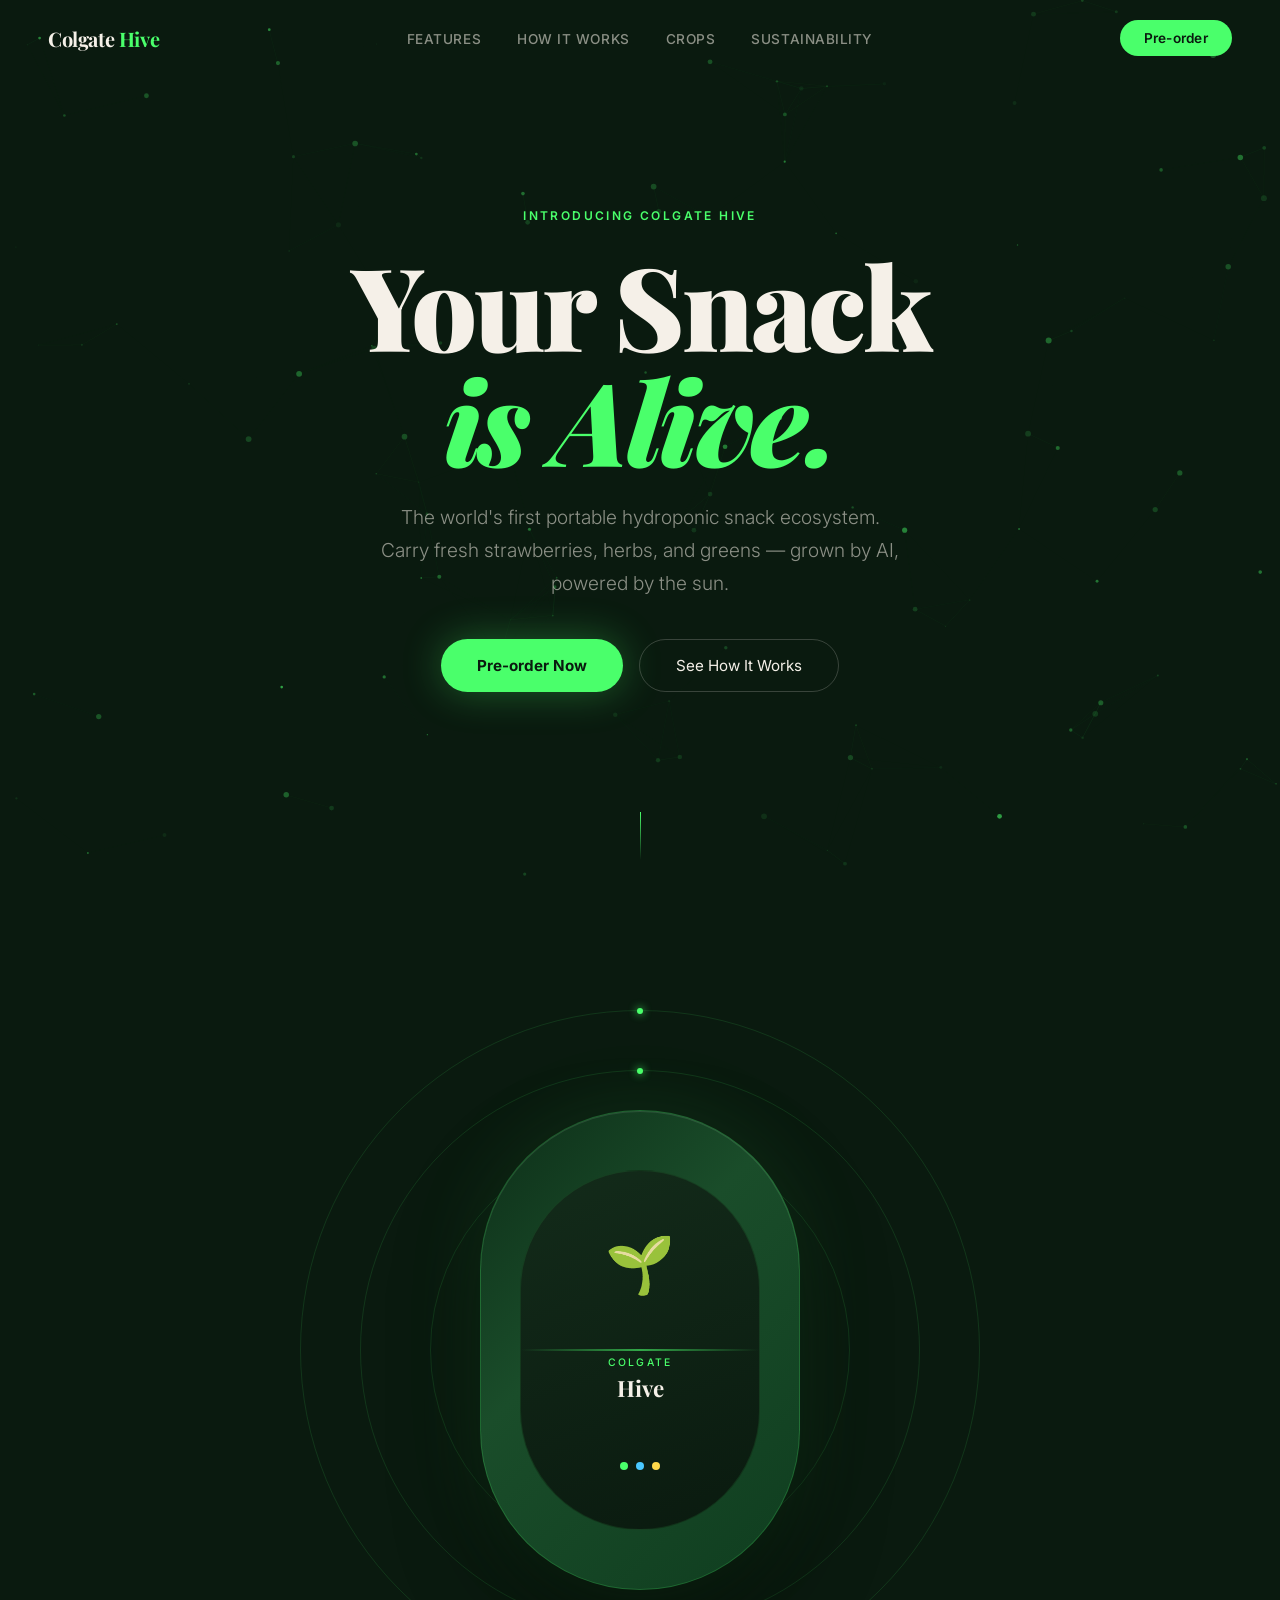
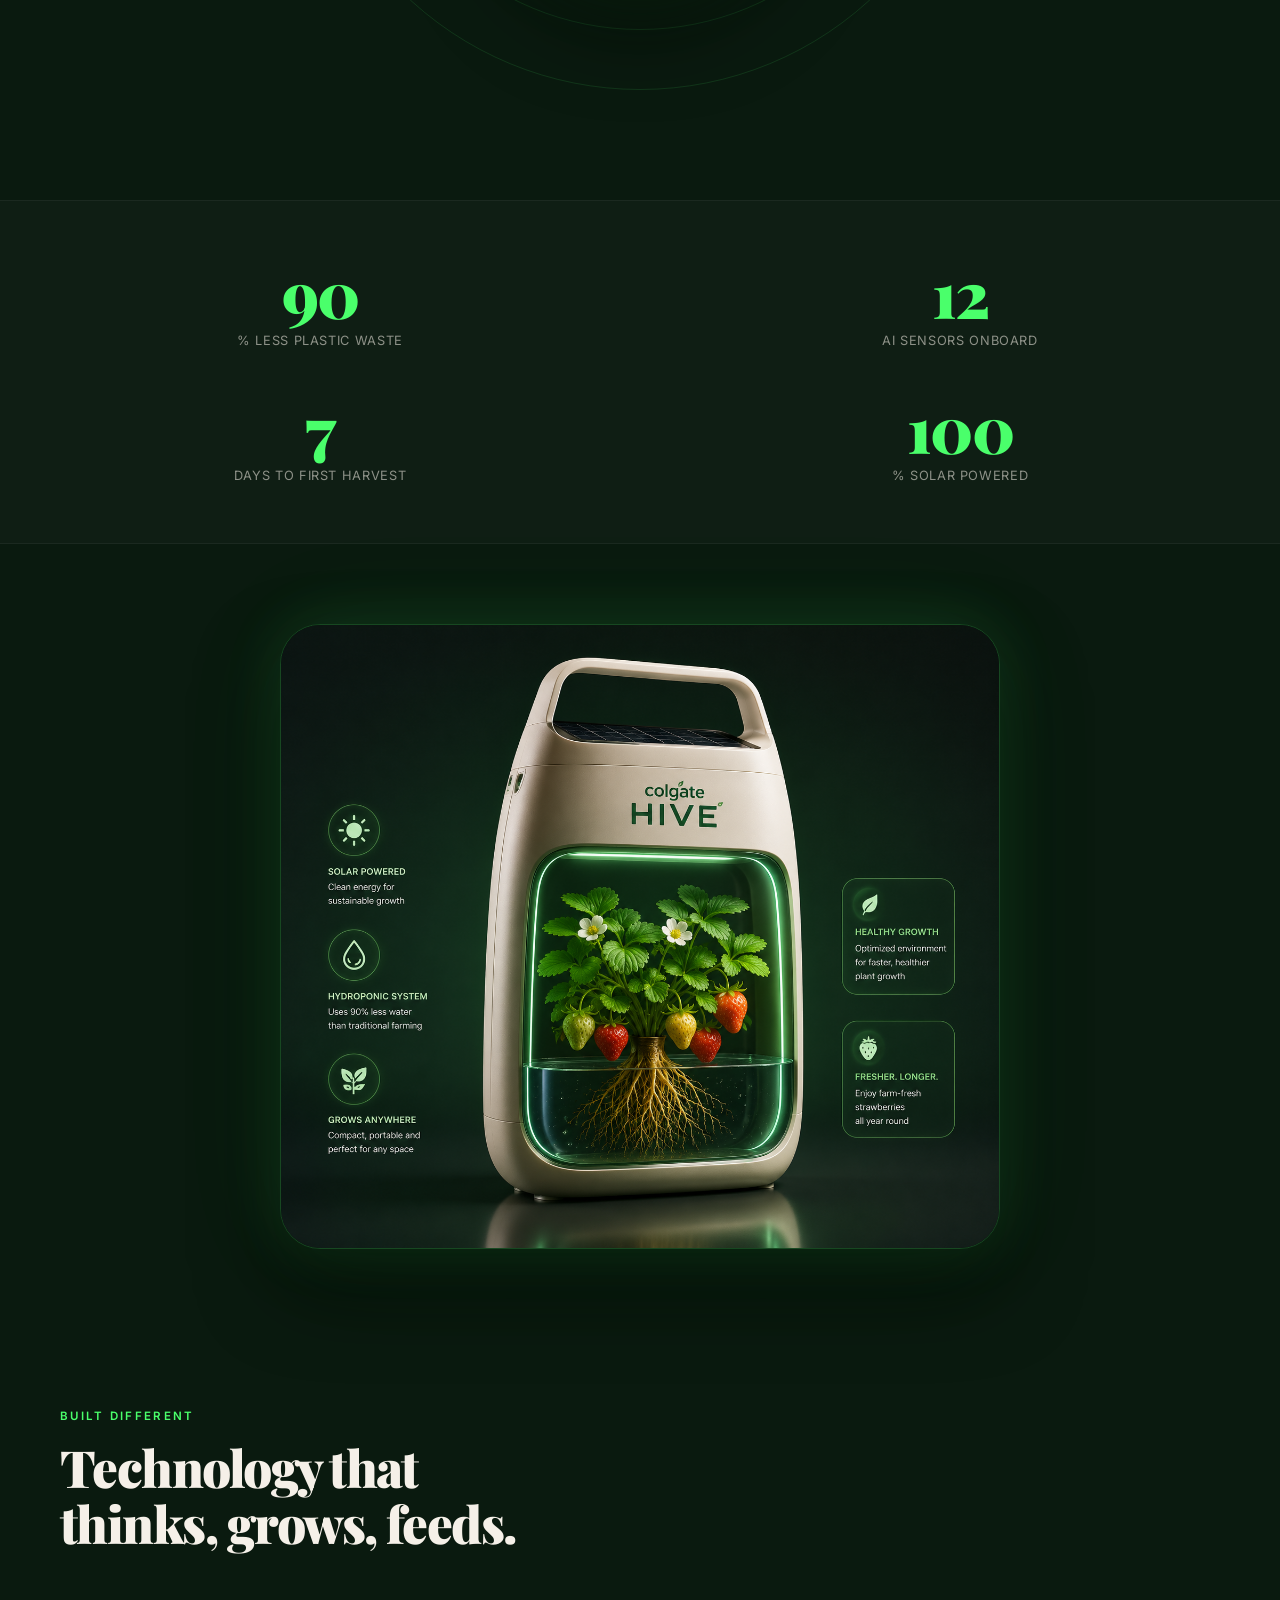
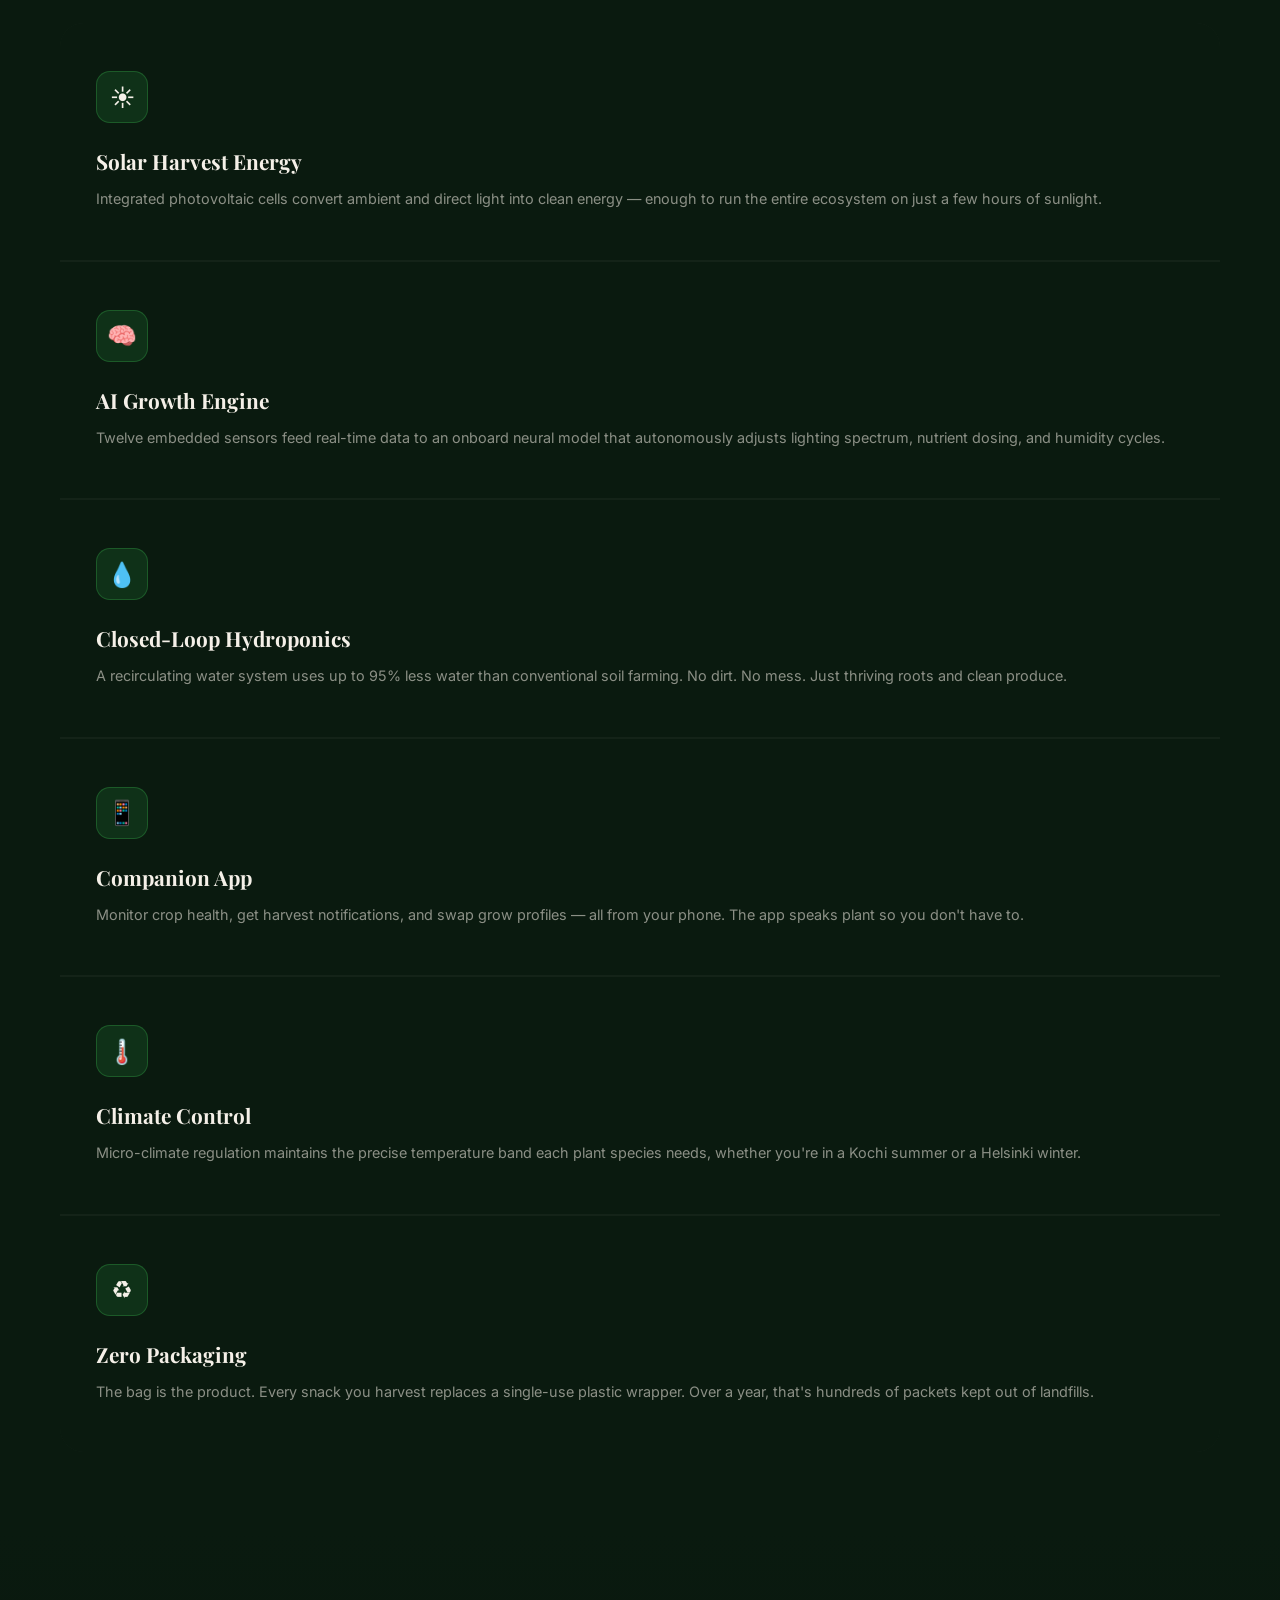
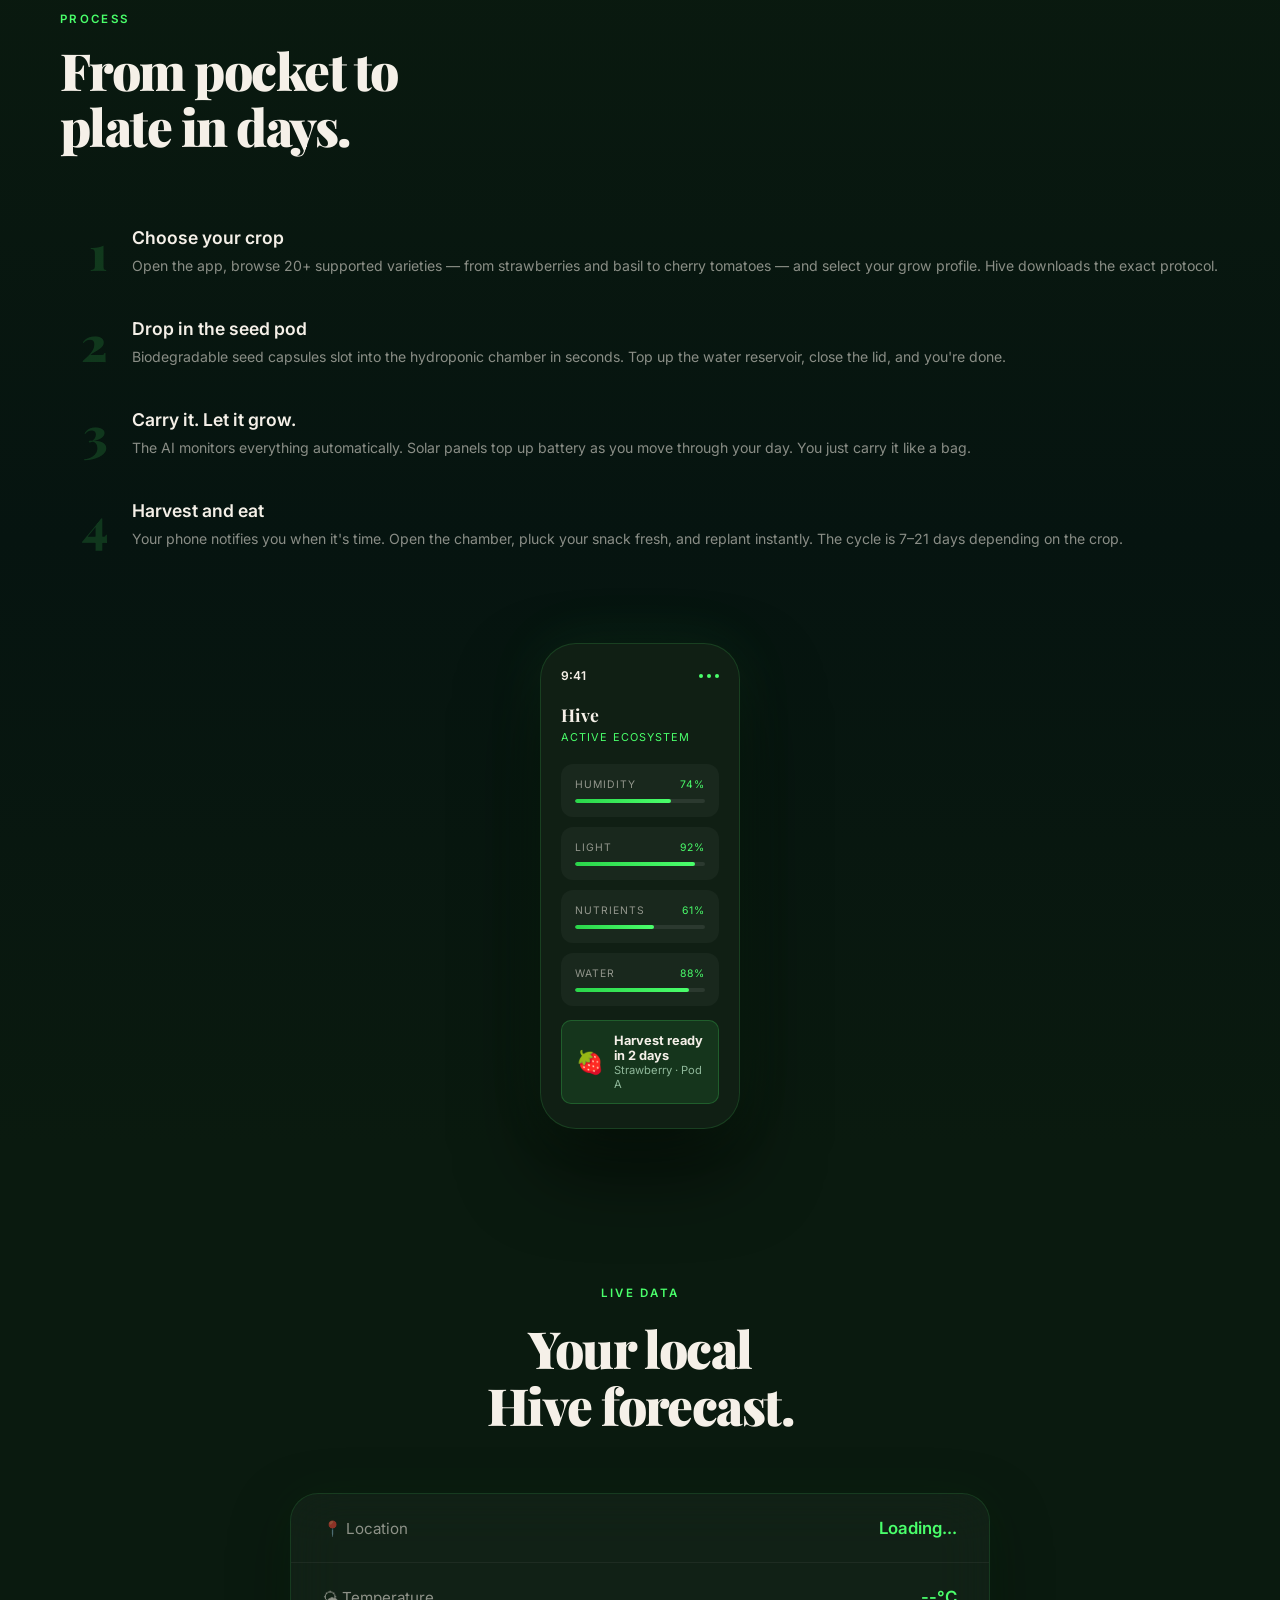
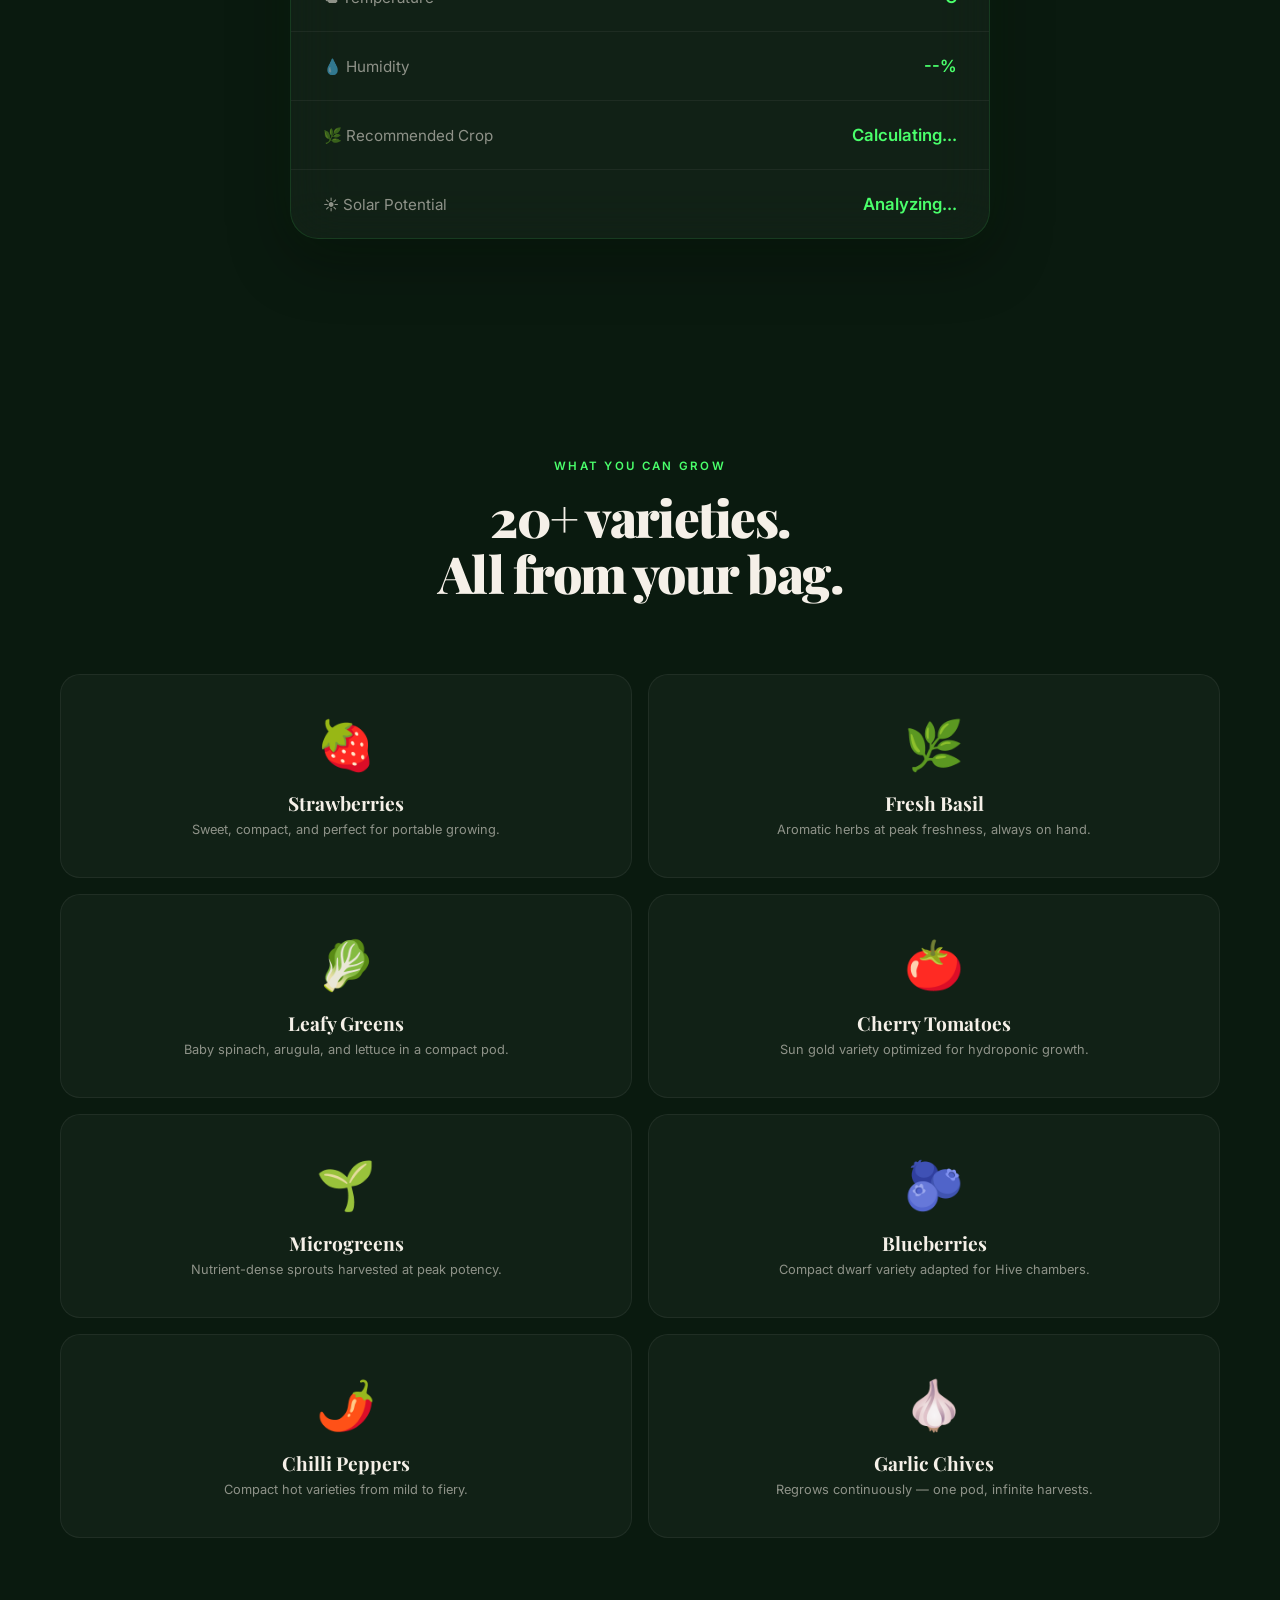
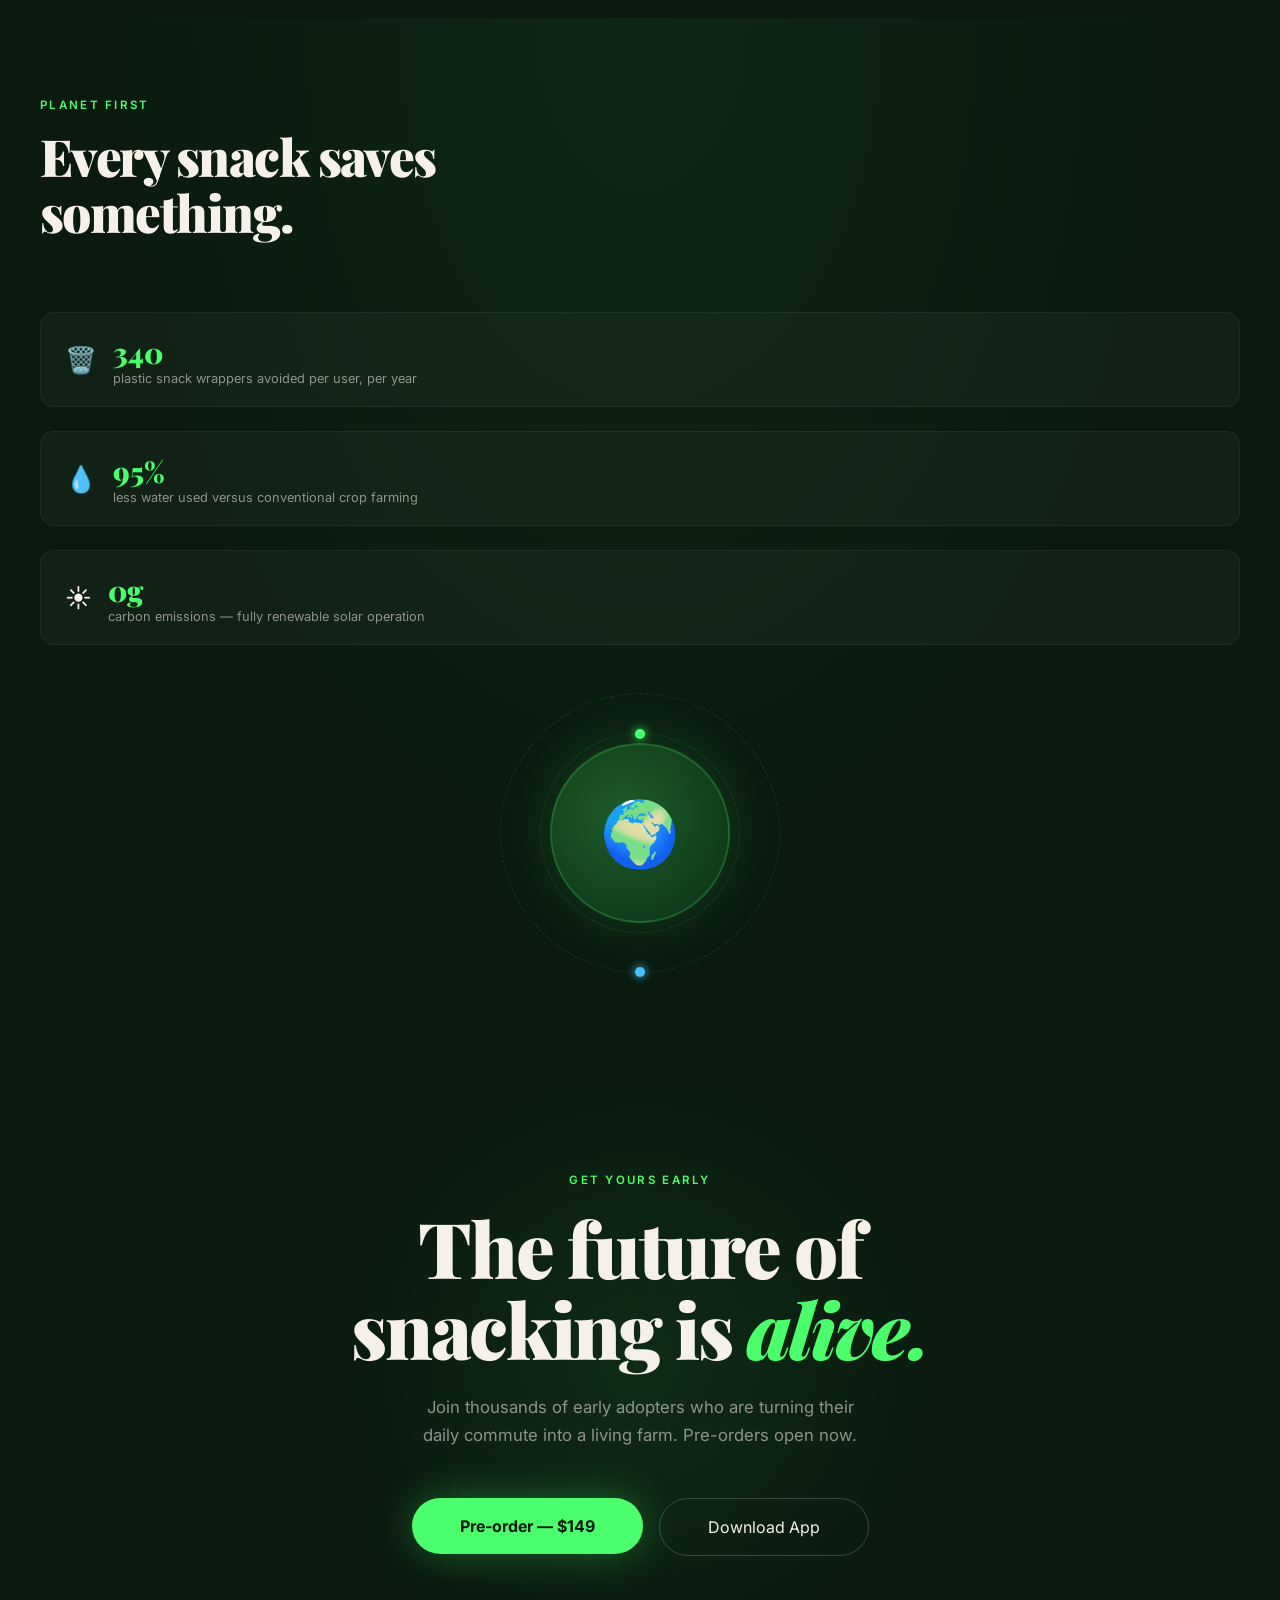
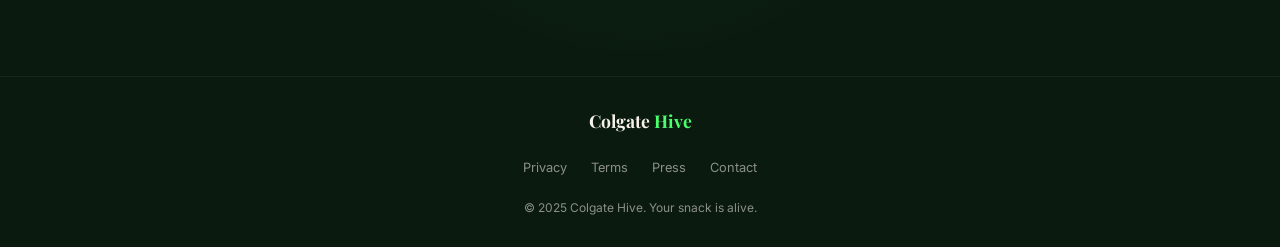
<file: index.html>
<!doctype html>
<html lang="en">
  <head>
    <meta charset="UTF-8" />
    <meta name="viewport" content="width=device-width, initial-scale=1.0" />
    <title>Colgate Hive – Your Snack is Alive</title>
    <link
      href="https://fonts.googleapis.com/css2?family=Playfair+Display:wght@400;700;900&family=Inter:wght@300;400;500;600&display=swap"
      rel="stylesheet"
    />

    <link rel="stylesheet" href="style.css" />
  </head>
  <body>
    <!-- LOADER -->
    <div id="loader">
      <div class="loader-content">
        <div class="loader-logo">🌱</div>

        <h1>Colgate <span>Hive</span></h1>

        <p id="loader-message">Cultivating Tomorrow</p>

        <div class="progress">
          <div class="progress-fill"></div>
        </div>
      </div>
    </div>
    <div id="scroll-progress"></div>
    <div class="cursor" id="cursor"></div>
    <div class="cursor-ring" id="cursor-ring"></div>

    <!-- NAV -->
    <nav id="nav">
      <a href="#" class="nav-logo">Colgate <span>Hive</span></a>
      <ul class="nav-links" id="nav-links">
        <li><a href="#features">Features</a></li>
        <li><a href="#how-wrapper">How It Works</a></li>
        <li><a href="#crops">Crops</a></li>
        <li><a href="#sustain">Sustainability</a></li>
      </ul>
      <button class="nav-cta" id="nav-cta-btn">Pre-order</button>
      <button class="hamburger" id="hamburger" aria-label="Toggle menu">
        <span></span><span></span><span></span>
      </button>
    </nav>

    <!-- HERO -->
    <section id="hero">
      <canvas id="canvas-bg"></canvas>
      <p class="hero-eyebrow">Introducing Colgate Hive</p>
      <h1 class="hero-headline">Your Snack<em>is Alive.</em></h1>
      <p class="hero-sub">
        The world's first portable hydroponic snack ecosystem. Carry fresh
        strawberries, herbs, and greens — grown by AI, powered by the sun.
      </p>
      <div class="hero-actions">
        <button class="btn-primary" id="hero-preorder-btn">
          Pre-order Now
        </button>
        <button class="btn-ghost" id="hero-learn-btn">See How It Works</button>
      </div>
      <div class="scroll-hint">
        <div class="scroll-line"></div>
      </div>
    </section>

    <!-- PRODUCT REVEAL -->
    <section id="product-reveal">
      <div class="product-stage">
        <div class="ring-orbit"><div class="orbit-dot"></div></div>
        <div class="ring-orbit"><div class="orbit-dot"></div></div>
        <div class="ring-orbit"><div class="orbit-dot"></div></div>
        <div class="product-orb">
          <div class="orb-inner">
            <div class="orb-scan"></div>
            <div class="plant-emoji">🌱</div>
            <div class="hive-label">
              <small>Colgate</small>
              Hive
            </div>
            <div class="status-dots">
              <div class="sdot"></div>
              <div class="sdot"></div>
              <div class="sdot"></div>
            </div>
          </div>
        </div>
        <div class="product-caption">
          <div class="caption-item" id="cap1">
            <div class="caption-dot"></div>
            <div class="caption-text">
              <strong>Solar Panel</strong>Trickle-charges all day
            </div>
          </div>
          <div class="caption-item" id="cap2">
            <div class="caption-dot"></div>
            <div class="caption-text">
              <strong>AI Brain</strong>Monitors 12 growth factors
            </div>
          </div>
          <div class="caption-item" id="cap3">
            <div class="caption-dot"></div>
            <div class="caption-text">
              <strong>Hydro Chamber</strong>Zero soil, zero mess
            </div>
          </div>
          <div class="caption-item" id="cap4">
            <div class="caption-dot"></div>
            <div class="caption-text">
              <strong>LED Spectrum</strong>Tuned for each crop
            </div>
          </div>
        </div>
      </div>
    </section>

    <!-- STATS -->
    <section id="stats">
      <div class="stat-item reveal">
        <div class="stat-number" data-target="90">0</div>
        <div class="stat-label">% Less plastic waste</div>
      </div>
      <div class="stat-item reveal reveal-delay-1">
        <div class="stat-number" data-target="12">0</div>
        <div class="stat-label">AI sensors onboard</div>
      </div>
      <div class="stat-item reveal reveal-delay-2">
        <div class="stat-number" data-target="7">0</div>
        <div class="stat-label">Days to first harvest</div>
      </div>
      <div class="stat-item reveal reveal-delay-3">
        <div class="stat-number" data-target="100">0</div>
        <div class="stat-label">% Solar powered</div>
      </div>
    </section>
    <div>
      <img src="product_image.png" alt="product image" id="imgproduct" />
    </div>

    <!-- FEATURES -->
    <section id="features">
      <p class="section-eyebrow reveal">Built different</p>
      <h2 class="section-headline reveal">
        Technology that<br />thinks, grows, feeds.
      </h2>
      <div class="features-grid">
        <div class="feature-card reveal">
          <div class="feature-icon">☀️</div>
          <h3 class="feature-title">Solar Harvest Energy</h3>
          <p class="feature-desc">
            Integrated photovoltaic cells convert ambient and direct light into
            clean energy — enough to run the entire ecosystem on just a few
            hours of sunlight.
          </p>
        </div>
        <div class="feature-card reveal reveal-delay-1">
          <div class="feature-icon">🧠</div>
          <h3 class="feature-title">AI Growth Engine</h3>
          <p class="feature-desc">
            Twelve embedded sensors feed real-time data to an onboard neural
            model that autonomously adjusts lighting spectrum, nutrient dosing,
            and humidity cycles.
          </p>
        </div>
        <div class="feature-card reveal reveal-delay-2">
          <div class="feature-icon">💧</div>
          <h3 class="feature-title">Closed-Loop Hydroponics</h3>
          <p class="feature-desc">
            A recirculating water system uses up to 95% less water than
            conventional soil farming. No dirt. No mess. Just thriving roots and
            clean produce.
          </p>
        </div>
        <div class="feature-card reveal reveal-delay-1">
          <div class="feature-icon">📱</div>
          <h3 class="feature-title">Companion App</h3>
          <p class="feature-desc">
            Monitor crop health, get harvest notifications, and swap grow
            profiles — all from your phone. The app speaks plant so you don't
            have to.
          </p>
        </div>
        <div class="feature-card reveal reveal-delay-2">
          <div class="feature-icon">🌡️</div>
          <h3 class="feature-title">Climate Control</h3>
          <p class="feature-desc">
            Micro-climate regulation maintains the precise temperature band each
            plant species needs, whether you're in a Kochi summer or a Helsinki
            winter.
          </p>
        </div>
        <div class="feature-card reveal reveal-delay-3">
          <div class="feature-icon">♻️</div>
          <h3 class="feature-title">Zero Packaging</h3>
          <p class="feature-desc">
            The bag is the product. Every snack you harvest replaces a
            single-use plastic wrapper. Over a year, that's hundreds of packets
            kept out of landfills.
          </p>
        </div>
      </div>
    </section>

    <!-- HOW IT WORKS -->
    <section id="how-wrapper">
      <div id="how">
        <p class="section-eyebrow reveal">Process</p>
        <h2 class="section-headline reveal">
          From pocket to<br />plate in days.
        </h2>
        <div class="steps">
          <div class="steps-list">
            <div class="step">
              <div class="step-num">1</div>
              <div class="step-content">
                <div class="step-title">Choose your crop</div>
                <div class="step-text">
                  Open the app, browse 20+ supported varieties — from
                  strawberries and basil to cherry tomatoes — and select your
                  grow profile. Hive downloads the exact protocol.
                </div>
              </div>
            </div>
            <div class="step">
              <div class="step-num">2</div>
              <div class="step-content">
                <div class="step-title">Drop in the seed pod</div>
                <div class="step-text">
                  Biodegradable seed capsules slot into the hydroponic chamber
                  in seconds. Top up the water reservoir, close the lid, and
                  you're done.
                </div>
              </div>
            </div>
            <div class="step">
              <div class="step-num">3</div>
              <div class="step-content">
                <div class="step-title">Carry it. Let it grow.</div>
                <div class="step-text">
                  The AI monitors everything automatically. Solar panels top up
                  battery as you move through your day. You just carry it like a
                  bag.
                </div>
              </div>
            </div>
            <div class="step">
              <div class="step-num">4</div>
              <div class="step-content">
                <div class="step-title">Harvest and eat</div>
                <div class="step-text">
                  Your phone notifies you when it's time. Open the chamber,
                  pluck your snack fresh, and replant instantly. The cycle is
                  7–21 days depending on the crop.
                </div>
              </div>
            </div>
          </div>
          <br />
          <br />
          <br />
          <div class="steps-visual reveal">
            <div class="app-mockup">
              <div class="app-bar">
                <span class="app-time">9:41</span>
                <div class="app-status">
                  <span></span><span></span><span></span>
                </div>
              </div>
              <div class="app-title">Hive</div>
              <div class="app-sub">Active ecosystem</div>
              <div class="app-gauge">
                <div class="gauge-label">Humidity <span>74%</span></div>
                <div class="gauge-bar">
                  <div class="gauge-fill" style="width: 74%"></div>
                </div>
              </div>
              <div class="app-gauge">
                <div class="gauge-label">Light <span>92%</span></div>
                <div class="gauge-bar">
                  <div class="gauge-fill" style="width: 92%"></div>
                </div>
              </div>
              <div class="app-gauge">
                <div class="gauge-label">Nutrients <span>61%</span></div>
                <div class="gauge-bar">
                  <div class="gauge-fill" style="width: 61%"></div>
                </div>
              </div>
              <div class="app-gauge">
                <div class="gauge-label">Water <span>88%</span></div>
                <div class="gauge-bar">
                  <div class="gauge-fill" style="width: 88%"></div>
                </div>
              </div>
              <div class="app-harvest">
                <div class="harvest-icon">🍓</div>
                <div class="harvest-text">
                  <strong>Harvest ready in 2 days</strong>
                  Strawberry · Pod A
                </div>
              </div>
            </div>
          </div>
        </div>
      </div>
    </section>
    <!-- LIVE HIVE STATUS -->
    <section id="live-status">
      <p class="section-eyebrow reveal">LIVE DATA</p>

      <h2 class="section-headline reveal">Your local<br />Hive forecast.</h2>

      <div class="status-card reveal">
        <div class="status-row">
          <span>📍 Location</span>
          <strong id="city">Loading...</strong>
        </div>

        <div class="status-row">
          <span>🌤 Temperature</span>
          <strong id="temp">--°C</strong>
        </div>

        <div class="status-row">
          <span>💧 Humidity</span>
          <strong id="humidity">--%</strong>
        </div>

        <div class="status-row">
          <span>🌿 Recommended Crop</span>
          <strong id="crop">Calculating...</strong>
        </div>

        <div class="status-row">
          <span>☀ Solar Potential</span>
          <strong id="solar">Analyzing...</strong>
        </div>
      </div>
    </section>

    <!-- CROPS -->
    <section id="crops">
      <p class="section-eyebrow reveal">What you can grow</p>
      <h2 class="section-headline crops-headline reveal">
        20+ varieties.<br />All from your bag.
      </h2>
      <div class="crops-grid">
        <div class="crop-card reveal">
          <span class="crop-emoji">🍓</span>
          <div class="crop-name">Strawberries</div>
          <div class="crop-info">
            Sweet, compact, and perfect for portable growing.
          </div>
        </div>
        <div class="crop-card reveal reveal-delay-1">
          <span class="crop-emoji">🌿</span>
          <div class="crop-name">Fresh Basil</div>
          <div class="crop-info">
            Aromatic herbs at peak freshness, always on hand.
          </div>
        </div>
        <div class="crop-card reveal reveal-delay-2">
          <span class="crop-emoji">🥬</span>
          <div class="crop-name">Leafy Greens</div>
          <div class="crop-info">
            Baby spinach, arugula, and lettuce in a compact pod.
          </div>
        </div>
        <div class="crop-card reveal reveal-delay-3">
          <span class="crop-emoji">🍅</span>
          <div class="crop-name">Cherry Tomatoes</div>
          <div class="crop-info">
            Sun gold variety optimized for hydroponic growth.
          </div>
        </div>
        <div class="crop-card reveal">
          <span class="crop-emoji">🌱</span>
          <div class="crop-name">Microgreens</div>
          <div class="crop-info">
            Nutrient-dense sprouts harvested at peak potency.
          </div>
        </div>
        <div class="crop-card reveal reveal-delay-1">
          <span class="crop-emoji">🫐</span>
          <div class="crop-name">Blueberries</div>
          <div class="crop-info">
            Compact dwarf variety adapted for Hive chambers.
          </div>
        </div>
        <div class="crop-card reveal reveal-delay-2">
          <span class="crop-emoji">🌶️</span>
          <div class="crop-name">Chilli Peppers</div>
          <div class="crop-info">Compact hot varieties from mild to fiery.</div>
        </div>
        <div class="crop-card reveal reveal-delay-3">
          <span class="crop-emoji">🧄</span>
          <div class="crop-name">Garlic Chives</div>
          <div class="crop-info">
            Regrows continuously — one pod, infinite harvests.
          </div>
        </div>
      </div>
    </section>

    <!-- SUSTAINABILITY -->
    <section id="sustain">
      <div class="sustain-inner">
        <div>
          <p class="section-eyebrow reveal">Planet first</p>
          <h2 class="section-headline reveal">
            Every snack saves<br />something.
          </h2>
          <div class="sustain-impact">
            <div class="impact-row reveal">
              <div class="impact-icon">🗑️</div>
              <div>
                <div class="impact-stat">340</div>
                <div class="impact-detail">
                  plastic snack wrappers avoided per user, per year
                </div>
              </div>
            </div>
            <div class="impact-row reveal reveal-delay-1">
              <div class="impact-icon">💧</div>
              <div>
                <div class="impact-stat">95%</div>
                <div class="impact-detail">
                  less water used versus conventional crop farming
                </div>
              </div>
            </div>
            <div class="impact-row reveal reveal-delay-2">
              <div class="impact-icon">☀️</div>
              <div>
                <div class="impact-stat">0g</div>
                <div class="impact-detail">
                  carbon emissions — fully renewable solar operation
                </div>
              </div>
            </div>
          </div>
        </div>
        <div class="sustain-visual reveal">
          <div class="earth-ring">
            <div class="earth-orbit"><div class="e-dot a"></div></div>
            <div class="earth-orbit"><div class="e-dot b"></div></div>
            <div class="earth-core">🌍</div>
          </div>
        </div>
      </div>
    </section>

    <!-- CTA -->
    <section id="cta">
      <p class="cta-eyebrow reveal">Get yours early</p>
      <h2 class="cta-headline reveal">
        The future of<br />snacking is <em>alive.</em>
      </h2>
      <p class="cta-sub reveal">
        Join thousands of early adopters who are turning their daily commute
        into a living farm. Pre-orders open now.
      </p>
      <div class="cta-actions reveal">
        <a href="preorder.html">
          <button class="btn-primary btn-large">Pre-order — $149</button></a
        >
        <a href="download.html">
          <button class="btn-ghost btn-large">Download App</button></a
        >
      </div>
    </section>

    <!-- FOOTER -->
    <footer>
      <div class="footer-logo">Colgate <span>Hive</span></div>
      <ul class="footer-links">
        <li><a href="privacy.html">Privacy</a></li>
        <li><a href="terms.html">Terms</a></li>
        <li><a href="press.html">Press</a></li>
        <li><a href="contact.html">Contact</a></li>
      </ul>
      <p class="footer-copy">© 2025 Colgate Hive. Your snack is alive.</p>
    </footer>

    <script src="main.js"></script>
  </body>
</html>
</file>
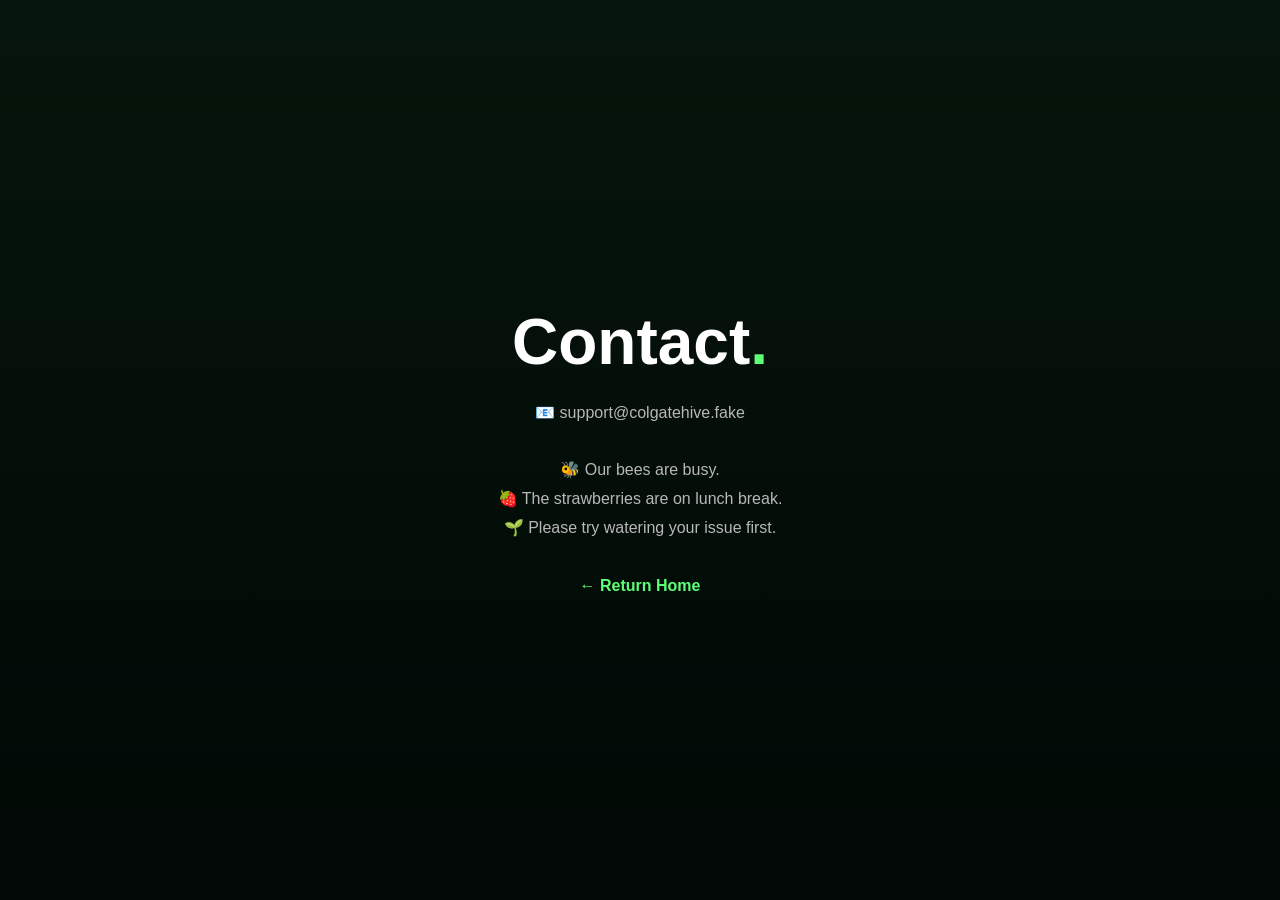
<file: contact.html>
<!doctype html>
<html lang="en">
  <head>
    <meta charset="UTF-8" />
    <title>Contact</title>

    <style>
      * {
        margin: 0;
        padding: 0;
        box-sizing: border-box;
      }
      body {
        height: 100vh;
        display: flex;
        justify-content: center;
        align-items: center;
        background: linear-gradient(180deg, #06150b, #010805);
        font-family: Arial, sans-serif;
        color: white;
        text-align: center;
      }
      .container {
        max-width: 700px;
        padding: 40px;
      }
      h1 {
        font-size: 4rem;
        margin-bottom: 20px;
      }
      span {
        color: #5cff75;
      }
      p {
        color: #b8b8b8;
        line-height: 1.8;
        margin-bottom: 35px;
      }
      a {
        color: #5cff75;
        text-decoration: none;
        font-weight: bold;
      }
    </style>
  </head>

  <body>
    <div class="container">
      <h1>Contact<span>.</span></h1>

      <p>
        📧 support@colgatehive.fake<br /><br />

        🐝 Our bees are busy.<br />
        🍓 The strawberries are on lunch break.<br />
        🌱 Please try watering your issue first.
      </p>

      <a href="index.html">← Return Home</a>
    </div>
  </body>
</html>
</file>
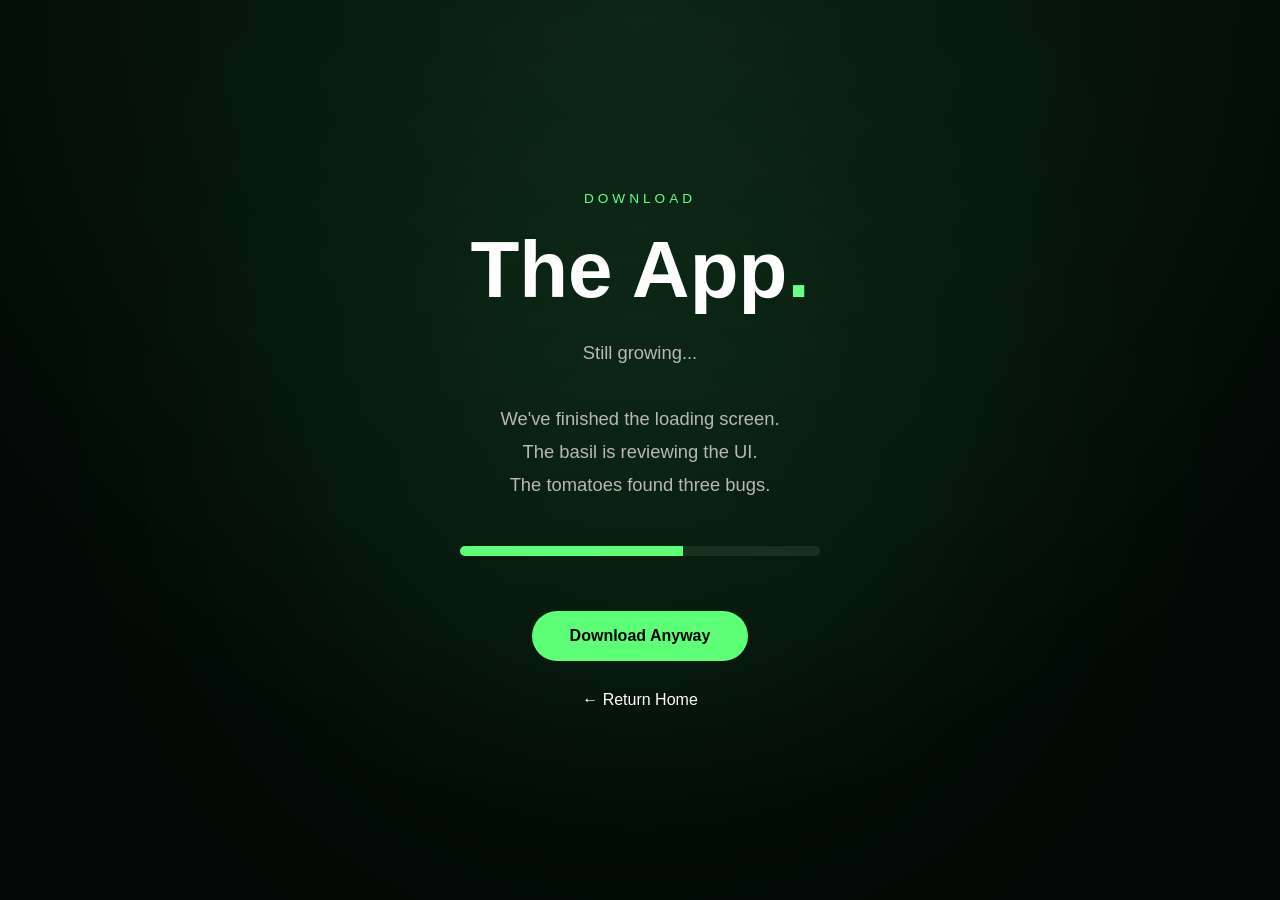
<file: download.html>
<!doctype html>
<html lang="en">
  <head>
    <meta charset="UTF-8" />
    <meta name="viewport" content="width=device-width, initial-scale=1.0" />
    <title>Download App | Colgate Hive</title>

    <style>
      * {
        margin: 0;
        padding: 0;
        box-sizing: border-box;
        font-family: Inter, Arial, sans-serif;
      }

      body {
        background: radial-gradient(circle at top, #0b2414, #010805 75%);
        color: white;
        display: flex;
        justify-content: center;
        align-items: center;
        height: 100vh;
        overflow: hidden;
      }

      body::before {
        content: "";
        position: absolute;
        width: 500px;
        height: 500px;
        background: #4dff7a;
        border-radius: 50%;
        filter: blur(170px);
        opacity: 0.12;
      }

      .container {
        text-align: center;
        max-width: 700px;
        position: relative;
      }

      .small {
        letter-spacing: 4px;
        font-size: 0.85rem;
        color: #67ff88;
        margin-bottom: 18px;
      }

      h1 {
        font-size: 5rem;
        margin-bottom: 20px;
      }

      span {
        color: #67ff88;
      }

      p {
        font-size: 1.15rem;
        line-height: 1.8;
        color: #b8b8b8;
      }

      .progress {
        margin: 45px auto;
        width: 360px;
        height: 10px;
        background: #16311d;
        border-radius: 30px;
        overflow: hidden;
      }

      .fill {
        height: 100%;
        width: 62%;
        background: #5cff75;
        animation: grow 2s ease infinite alternate;
      }

      @keyframes grow {
        from {
          width: 58%;
        }
        to {
          width: 65%;
        }
      }

      button {
        margin-top: 10px;
        padding: 16px 38px;
        border: none;
        border-radius: 999px;
        background: #5cff75;
        font-size: 1rem;
        font-weight: bold;
        cursor: pointer;
        transition: 0.3s;
      }

      button:hover {
        transform: translateY(-4px);
        box-shadow: 0 0 30px rgba(92, 255, 117, 0.35);
      }

      a {
        display: block;
        margin-top: 30px;
        color: white;
        text-decoration: none;
      }
    </style>
  </head>

  <body>
    <div class="container">
      <div class="small">DOWNLOAD</div>

      <h1>The App<span>.</span></h1>

      <p>
        Still growing...<br /><br />

        We've finished the loading screen.<br />
        The basil is reviewing the UI.<br />
        The tomatoes found three bugs.
      </p>

      <div class="progress">
        <div class="fill"></div>
      </div>

      <button
        onclick="
          alert(
            'Download complete! 🌱 Nothing was actually downloaded. The basil escaped before we finished.',
          )
        "
      >
        Download Anyway
      </button>

      <a href="index.html">← Return Home</a>
    </div>
  </body>
</html>
</file>
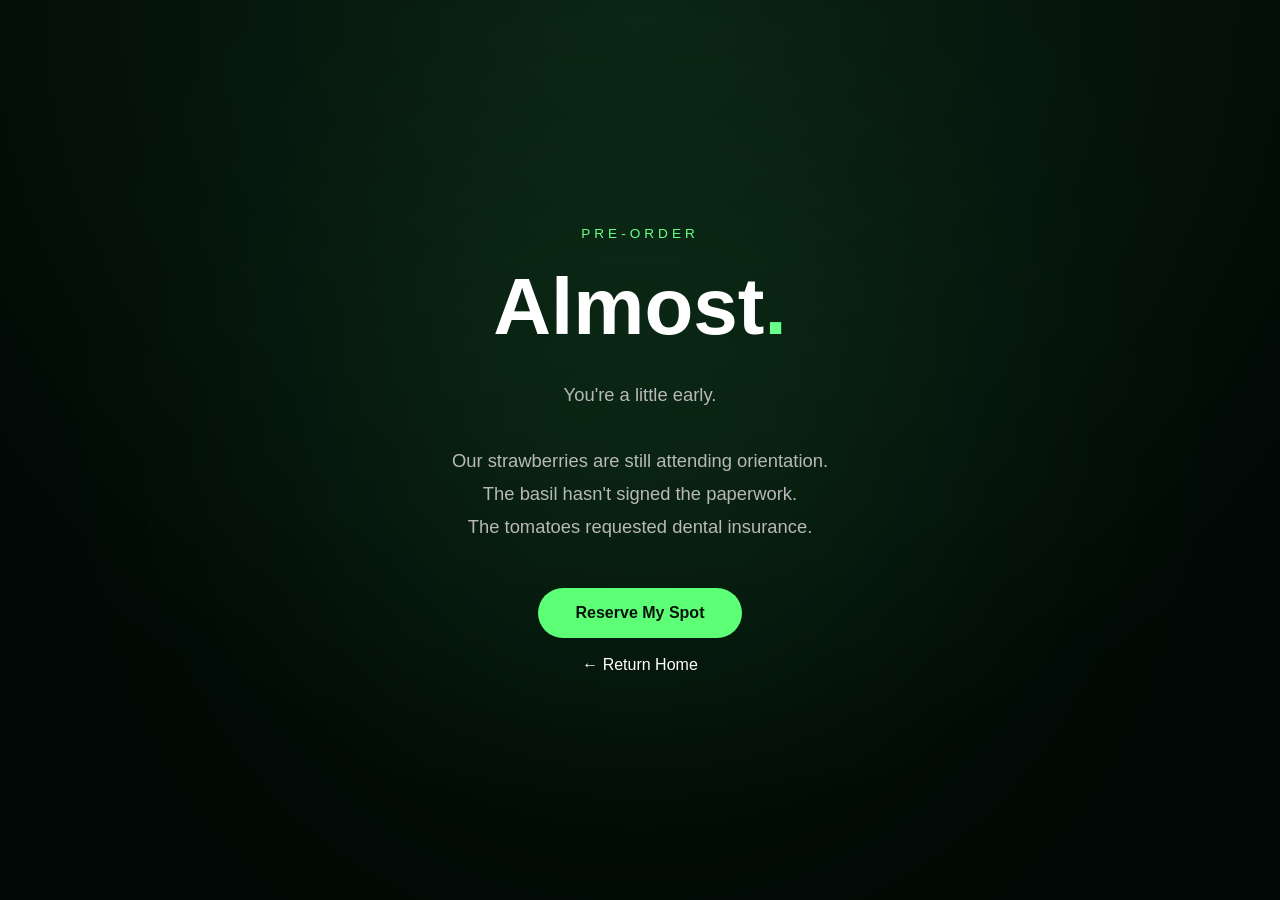
<file: preorder.html>
<!doctype html>
<html lang="en">
  <head>
    <meta charset="UTF-8" />
    <meta name="viewport" content="width=device-width, initial-scale=1.0" />
    <title>Pre-Order | Colgate Hive</title>

    <style>
      * {
        margin: 0;
        padding: 0;
        box-sizing: border-box;
        font-family: Inter, Arial, sans-serif;
      }

      body {
        background: radial-gradient(circle at top, #0b2414, #010805 75%);
        color: white;
        display: flex;
        justify-content: center;
        align-items: center;
        height: 100vh;
        overflow: hidden;
      }

      body::before {
        content: "";
        position: absolute;
        width: 500px;
        height: 500px;
        background: #4dff7a;
        border-radius: 50%;
        filter: blur(170px);
        opacity: 0.12;
      }

      .container {
        text-align: center;
        max-width: 750px;
        padding: 40px;
        position: relative;
      }

      .small {
        color: #67ff88;
        letter-spacing: 4px;
        font-size: 0.85rem;
        margin-bottom: 20px;
      }

      h1 {
        font-size: 5rem;
        margin-bottom: 25px;
      }

      span {
        color: #67ff88;
      }

      p {
        color: #b8b8b8;
        font-size: 1.15rem;
        line-height: 1.8;
      }

      button {
        margin-top: 45px;
        background: #5cff75;
        color: #08130b;
        border: none;
        padding: 16px 38px;
        border-radius: 999px;
        font-size: 1rem;
        font-weight: bold;
        cursor: pointer;
        transition: 0.3s;
      }

      button:hover {
        transform: translateY(-4px);
        box-shadow: 0 0 30px rgba(92, 255, 117, 0.35);
      }

      a {
        color: inherit;
        text-decoration: none;
      }
    </style>
  </head>

  <body>
    <div class="container">
      <div class="small">PRE-ORDER</div>

      <h1>Almost<span>.</span></h1>

      <p>
        You're a little early.<br /><br />

        Our strawberries are still attending orientation.<br />
        The basil hasn't signed the paperwork.<br />
        The tomatoes requested dental insurance.
      </p>

      <button
        onclick="
          alert(
            'Congratulations! You are now #4,294,827 in line. Estimated delivery: Spring 2047 🌱',
          )
        "
      >
        Reserve My Spot
      </button>

      <br /><br />

      <a href="index.html">← Return Home</a>
    </div>
  </body>
</html>
</file>
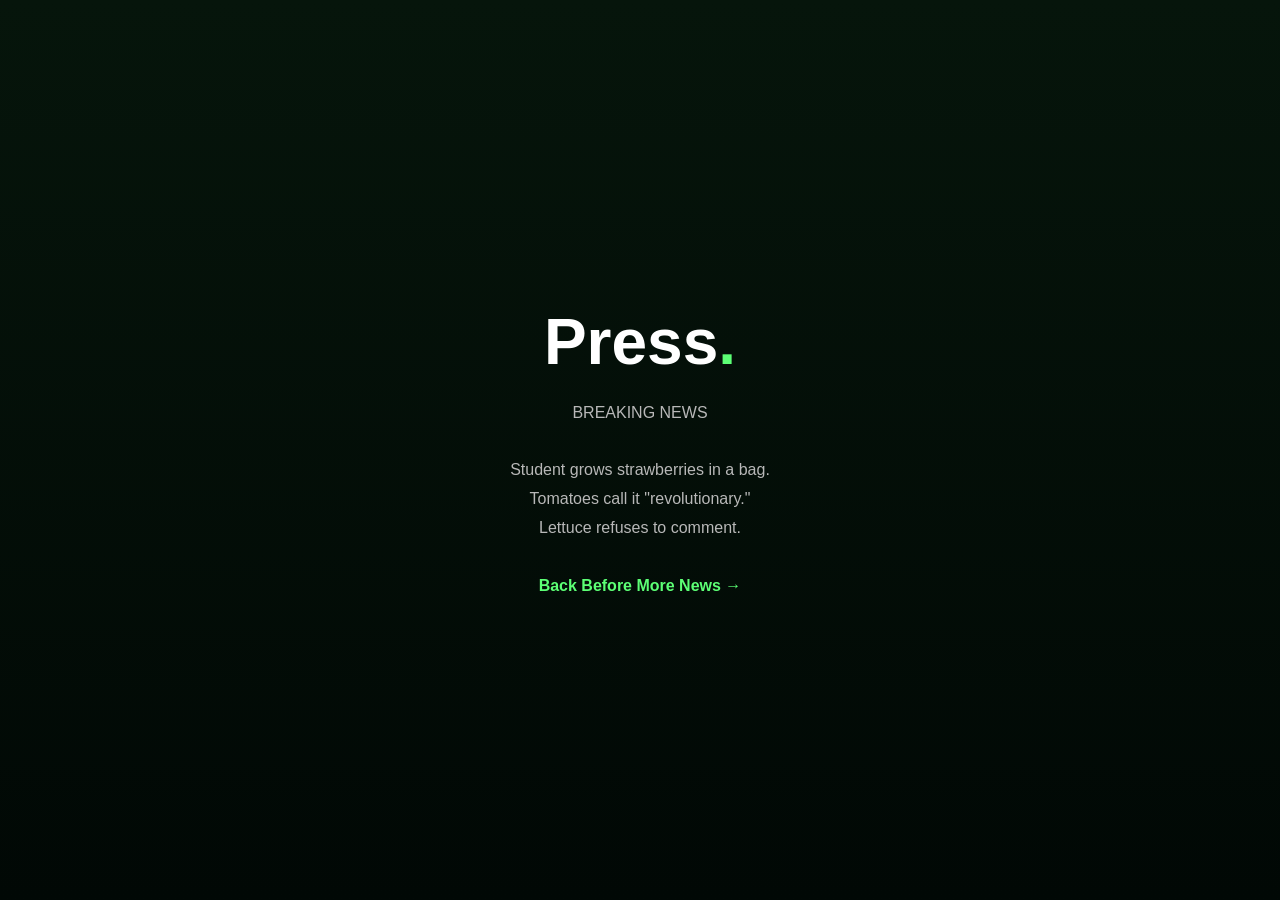
<file: press.html>
<!doctype html>
<html lang="en">
  <head>
    <meta charset="UTF-8" />
    <title>Press</title>

    <style>
      * {
        margin: 0;
        padding: 0;
        box-sizing: border-box;
      }
      body {
        height: 100vh;
        display: flex;
        justify-content: center;
        align-items: center;
        background: linear-gradient(180deg, #06150b, #010805);
        font-family: Arial, sans-serif;
        color: white;
        text-align: center;
      }
      .container {
        max-width: 700px;
        padding: 40px;
      }
      h1 {
        font-size: 4rem;
        margin-bottom: 20px;
      }
      span {
        color: #5cff75;
      }
      p {
        color: #b8b8b8;
        line-height: 1.8;
        margin-bottom: 35px;
      }
      a {
        color: #5cff75;
        text-decoration: none;
        font-weight: bold;
      }
    </style>
  </head>

  <body>
    <div class="container">
      <h1>Press<span>.</span></h1>

      <p>
        BREAKING NEWS<br /><br />

        Student grows strawberries in a bag.<br />
        Tomatoes call it "revolutionary."<br />
        Lettuce refuses to comment.
      </p>

      <a href="index.html">Back Before More News →</a>
    </div>
  </body>
</html>
</file>
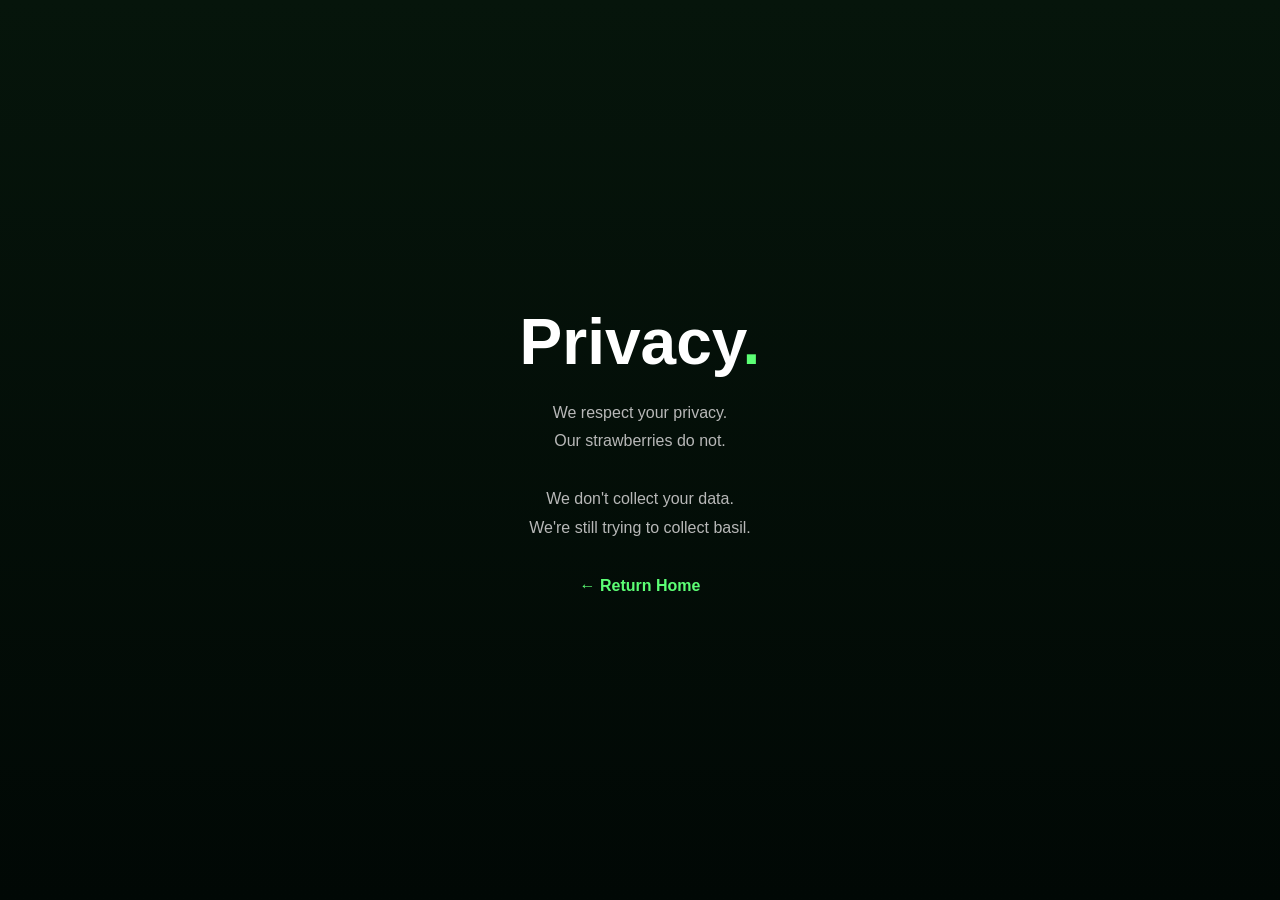
<file: privacy.html>
<!doctype html>
<html lang="en">
  <head>
    <meta charset="UTF-8" />
    <title>Privacy</title>

    <style>
      * {
        margin: 0;
        padding: 0;
        box-sizing: border-box;
      }
      body {
        height: 100vh;
        display: flex;
        justify-content: center;
        align-items: center;
        background: linear-gradient(180deg, #06150b, #010805);
        font-family: Arial, sans-serif;
        color: white;
        text-align: center;
      }
      .container {
        max-width: 700px;
        padding: 40px;
      }
      h1 {
        font-size: 4rem;
        margin-bottom: 20px;
      }
      span {
        color: #5cff75;
      }
      p {
        color: #b8b8b8;
        line-height: 1.8;
        margin-bottom: 35px;
      }
      a {
        color: #5cff75;
        text-decoration: none;
        font-weight: bold;
      }
    </style>
  </head>

  <body>
    <div class="container">
      <h1>Privacy<span>.</span></h1>

      <p>
        We respect your privacy.<br />
        Our strawberries do not.<br /><br />

        We don't collect your data.<br />
        We're still trying to collect basil.
      </p>

      <a href="index.html">← Return Home</a>
    </div>
  </body>
</html>
</file>
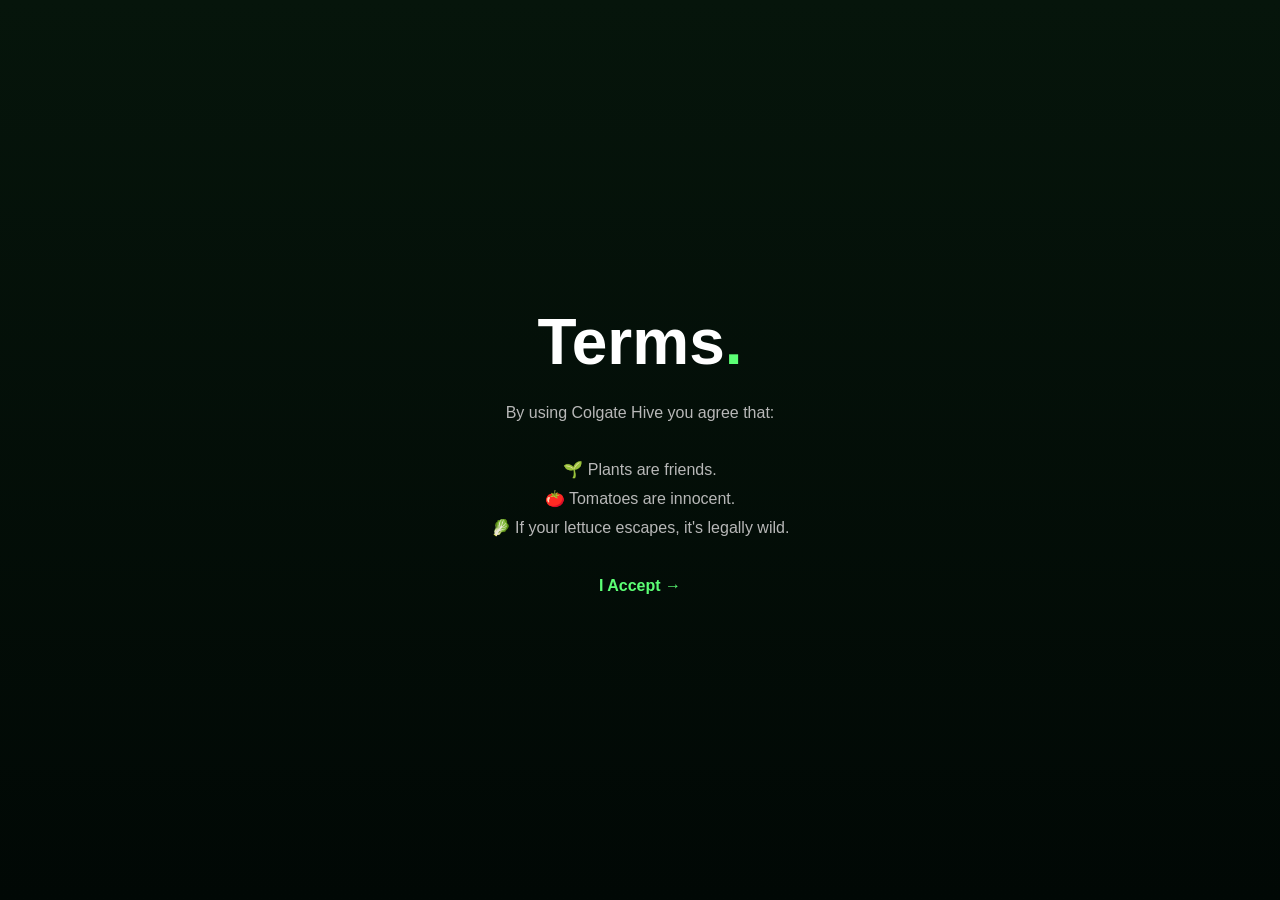
<file: terms.html>
<!doctype html>
<html lang="en">
  <head>
    <meta charset="UTF-8" />
    <title>Terms</title>

    <style>
      * {
        margin: 0;
        padding: 0;
        box-sizing: border-box;
      }
      body {
        height: 100vh;
        display: flex;
        justify-content: center;
        align-items: center;
        background: linear-gradient(180deg, #06150b, #010805);
        font-family: Arial, sans-serif;
        color: white;
        text-align: center;
      }
      .container {
        max-width: 700px;
        padding: 40px;
      }
      h1 {
        font-size: 4rem;
        margin-bottom: 20px;
      }
      span {
        color: #5cff75;
      }
      p {
        color: #b8b8b8;
        line-height: 1.8;
        margin-bottom: 35px;
      }
      a {
        color: #5cff75;
        text-decoration: none;
        font-weight: bold;
      }
    </style>
  </head>

  <body>
    <div class="container">
      <h1>Terms<span>.</span></h1>

      <p>
        By using Colgate Hive you agree that:<br /><br />

        🌱 Plants are friends.<br />
        🍅 Tomatoes are innocent.<br />
        🥬 If your lettuce escapes, it's legally wild.
      </p>

      <a href="index.html">I Accept →</a>
    </div>
  </body>
</html>
</file>
<file: style.css>
/* ============================================================
   COLGATE HIVE — STYLESHEET
   ============================================================ */

*,
*::before,
*::after {
  margin: 0;
  padding: 0;
  box-sizing: border-box;
}

/* ---------- DESIGN TOKENS ---------- */
:root {
  --night: #0a1a0f;
  --deep: #06120a;
  --green: #4aff6b;
  --green-dim: #2ad64a;
  --green-glow: rgba(74, 255, 107, 0.15);
  --cream: #f5f0e8;
  --sage: #8fb89a;
  --text-muted: rgba(245, 240, 232, 0.55);
  --font-display: "Playfair Display", Georgia, serif;
  --font-body: "Inter", system-ui, sans-serif;
}

html {
  scroll-behavior: smooth;
}
#scroll-progress {
  position: fixed;
  top: 0;
  left: 0;

  width: 0%;
  height: 2px;

  z-index: 9999;

  background: linear-gradient(90deg, #4aff6b, #8cffaa);

  box-shadow:
    0 0 10px rgba(74, 255, 107, 0.5),
    0 0 25px rgba(74, 255, 107, 0.25),
    0 0 40px rgba(74, 255, 107, 0.1);
  transition: width 0.1s linear;
}
body {
  background: var(--night);
  color: var(--cream);
  font-family: var(--font-body);
  overflow-x: hidden;
  cursor: none;
}

/* ============================================================
   CUSTOM CURSOR
   ============================================================ */
.cursor {
  position: fixed;
  width: 12px;
  height: 12px;
  background: var(--green);
  border-radius: 50%;
  pointer-events: none;
  z-index: 9999;
  transition:
    transform 0.15s ease,
    opacity 0.2s;
  mix-blend-mode: screen;
  /* Hide until JS positions it to prevent (0,0) flash */
  opacity: 0;
}

.cursor-ring {
  position: fixed;
  width: 36px;
  height: 36px;
  border: 1px solid rgba(74, 255, 107, 0.4);
  border-radius: 50%;
  pointer-events: none;
  z-index: 9998;
  transition:
    transform 0.4s ease,
    width 0.3s,
    height 0.3s,
    opacity 0.3s;
  /* Hide until JS positions it */
  opacity: 0;
}

body:has(a:hover) .cursor-ring,
body:has(button:hover) .cursor-ring {
  width: 56px;
  height: 56px;
}

/* ============================================================
   NAVIGATION
   ============================================================ */
nav {
  position: fixed;
  top: 0;
  left: 0;
  right: 0;
  z-index: 100;
  display: flex;
  align-items: center;
  justify-content: space-between;
  padding: 20px 48px;
  transition:
    background 0.5s,
    backdrop-filter 0.5s;
}

nav.scrolled {
  background: rgba(10, 26, 15, 0.85);
  backdrop-filter: blur(20px);
  border-bottom: 1px solid rgba(74, 255, 107, 0.08);
}

.nav-logo {
  font-family: var(--font-display);
  font-size: 1.25rem;
  font-weight: 700;
  color: var(--cream);
  letter-spacing: -0.02em;
  text-decoration: none;
}
#imgproduct {
  display: block;
  margin: 80px auto;
  width: min(720px, 90vw);
  border-radius: 40px;
  border: 1px solid rgba(74, 255, 107, 0.2);
  box-shadow:
    0 0 60px rgba(74, 255, 107, 0.12),
    0 0 120px rgba(74, 255, 107, 0.06),
    0 40px 80px rgba(0, 0, 0, 0.5);
  animation: floatOrb 6s ease-in-out infinite;
}
.nav-logo span {
  color: var(--green);
}

.nav-links {
  display: flex;
  gap: 36px;
  list-style: none;
}

.nav-links a {
  color: var(--text-muted);
  text-decoration: none;
  font-size: 0.85rem;
  font-weight: 500;
  letter-spacing: 0.04em;
  text-transform: uppercase;
  transition: color 0.2s;
}

.nav-links a:hover {
  color: var(--green);
}

.nav-cta {
  background: var(--green);
  color: var(--night);
  border: none;
  padding: 10px 24px;
  border-radius: 100px;
  font-family: var(--font-body);
  font-weight: 600;
  font-size: 0.85rem;
  cursor: pointer;
  transition:
    background 0.2s,
    transform 0.2s;
  letter-spacing: 0.02em;
}

.nav-cta:hover {
  background: #6bffaa;
  transform: scale(1.04);
}

/* ============================================================
   BUTTONS
   ============================================================ */
.btn-primary {
  background: var(--green);
  color: var(--night);
  padding: 16px 36px;
  border-radius: 100px;
  font-family: var(--font-body);
  font-weight: 700;
  font-size: 0.95rem;
  border: none;
  cursor: pointer;
  transition:
    transform 0.2s,
    box-shadow 0.2s;
  box-shadow: 0 0 40px rgba(74, 255, 107, 0.3);
}

.btn-primary:hover {
  transform: scale(1.05);
  box-shadow: 0 0 60px rgba(74, 255, 107, 0.5);
}

.btn-ghost {
  background: transparent;
  color: var(--cream);
  padding: 16px 36px;
  border-radius: 100px;
  border: 1px solid rgba(245, 240, 232, 0.2);
  font-family: var(--font-body);
  font-size: 0.95rem;
  cursor: pointer;
  transition:
    border-color 0.2s,
    color 0.2s;
}

.btn-ghost:hover {
  border-color: var(--green);
  color: var(--green);
}

.btn-large {
  font-size: 1rem;
  padding: 18px 48px;
}

/* ============================================================
   HERO
   ============================================================ */
#hero {
  position: relative;
  min-height: 100vh;
  display: flex;
  flex-direction: column;
  align-items: center;
  justify-content: center;
  text-align: center;
  overflow: hidden;
  padding: 0 24px;
}

#canvas-bg {
  position: absolute;
  inset: 0;
  z-index: 0;
}

.hero-eyebrow {
  position: relative;
  z-index: 2;
  font-size: 0.75rem;
  letter-spacing: 0.2em;
  text-transform: uppercase;
  color: var(--green);
  font-weight: 600;
  margin-bottom: 24px;
  opacity: 0;
  transform: translateY(20px);
  animation: fadeUp 0.8s 0.3s forwards;
}

.hero-headline {
  position: relative;
  z-index: 2;
  font-family: var(--font-display);
  font-size: clamp(3rem, 9vw, 8rem);
  font-weight: 900;
  line-height: 1;
  letter-spacing: -0.03em;
  color: var(--cream);
  opacity: 0;
  transform: translateY(30px);
  animation: fadeUp 0.9s 0.5s forwards;
}

.hero-headline em {
  font-style: italic;
  color: var(--green);
  display: block;
}

.hero-sub {
  position: relative;
  z-index: 2;
  font-size: clamp(1rem, 2.5vw, 1.2rem);
  color: var(--text-muted);
  font-weight: 300;
  margin-top: 24px;
  max-width: 520px;
  line-height: 1.7;
  opacity: 0;
  transform: translateY(20px);
  animation: fadeUp 0.9s 0.7s forwards;
}

.hero-actions {
  position: relative;
  z-index: 2;
  display: flex;
  gap: 16px;
  margin-top: 40px;
  opacity: 0;
  animation: fadeUp 0.9s 0.9s forwards;
}

.scroll-hint {
  position: absolute;
  bottom: 40px;
  z-index: 2;
  display: flex;
  flex-direction: column;
  align-items: center;
  gap: 8px;
  opacity: 0;
  animation: fadeUp 1s 1.4s forwards;
}

.scroll-hint span {
  font-size: 0.7rem;
  letter-spacing: 0.15em;
  text-transform: uppercase;
  color: var(--text-muted);
}

.scroll-line {
  width: 1px;
  height: 48px;
  background: linear-gradient(to bottom, var(--green), transparent);
  animation: scrollPulse 2s infinite;
}

/* ============================================================
   PRODUCT REVEAL
   ============================================================ */
#product-reveal {
  position: relative;
  min-height: 100vh;
  display: flex;
  align-items: center;
  justify-content: center;
  overflow: hidden;
}

.product-stage {
  position: relative;
  width: min(700px, 90vw);
  aspect-ratio: 1;
  display: flex;
  align-items: center;
  justify-content: center;
  overflow: visible;
}

.product-orb {
  width: 320px;
  height: 480px;
  border-radius: 160px;
  background: linear-gradient(135deg, #0d2e18 0%, #1a4d2a 40%, #0f3d1f 100%);
  border: 1px solid rgba(74, 255, 107, 0.2);
  position: relative;
  display: flex;
  flex-direction: column;
  align-items: center;
  justify-content: center;
  animation: floatOrb 6s ease-in-out infinite;
  box-shadow:
    0 0 80px rgba(74, 255, 107, 0.1),
    0 40px 80px rgba(0, 0, 0, 0.5),
    inset 0 1px 0 rgba(255, 255, 255, 0.1);
}

.orb-inner {
  width: 240px;
  height: 360px;
  border-radius: 120px;
  background: linear-gradient(160deg, #132b1a, #0a1a0f);
  border: 1px solid rgba(74, 255, 107, 0.1);
  display: flex;
  flex-direction: column;
  align-items: center;
  justify-content: space-around;
  padding: 30px 20px;
  position: relative;
  overflow: hidden;
}

.plant-emoji {
  font-size: 3.5rem;
  animation: plantBob 3s ease-in-out infinite;
}

.hive-label {
  font-family: var(--font-display);
  font-size: 1.4rem;
  font-weight: 700;
  color: var(--cream);
  text-align: center;
}

.hive-label small {
  display: block;
  font-family: var(--font-body);
  font-size: 0.65rem;
  letter-spacing: 0.2em;
  text-transform: uppercase;
  color: var(--green);
  font-weight: 500;
  margin-bottom: 4px;
}

.status-dots {
  display: flex;
  gap: 8px;
}

.sdot {
  width: 8px;
  height: 8px;
  border-radius: 50%;
  background: var(--green);
  animation: pulse 2s infinite;
}

.sdot:nth-child(2) {
  animation-delay: 0.3s;
  background: #4ac8ff;
}
.sdot:nth-child(3) {
  animation-delay: 0.6s;
  background: #ffd84a;
}

.orb-scan {
  position: absolute;
  width: 100%;
  height: 2px;
  background: linear-gradient(to right, transparent, var(--green), transparent);
  animation: scan 3s linear infinite;
  opacity: 0.6;
}

.ring-orbit {
  position: absolute;
  border-radius: 50%;
  border: 1px solid rgba(74, 255, 107, 0.12);
  animation: rotateRing 20s linear infinite;
}

.ring-orbit:nth-child(1) {
  width: 420px;
  height: 420px;
}
.ring-orbit:nth-child(2) {
  width: 560px;
  height: 560px;
  animation-duration: 30s;
  animation-direction: reverse;
}
.ring-orbit:nth-child(3) {
  width: 680px;
  height: 680px;
  animation-duration: 40s;
}

.orbit-dot {
  position: absolute;
  width: 6px;
  height: 6px;
  background: var(--green);
  border-radius: 50%;
  top: -3px;
  left: 50%;
  margin-left: -3px;
  box-shadow: 0 0 8px var(--green);
}

.product-caption {
  position: absolute;
  left: calc(100% - 60px);
  top: 50%;
  transform: translateY(-50%);
  display: flex;
  flex-direction: column;
  gap: 20px;
  z-index: 10;
}

.caption-item {
  display: flex;
  align-items: center;
  gap: 12px;
  opacity: 0;
}

.caption-dot {
  width: 8px;
  height: 8px;
  border-radius: 50%;
  background: var(--green);
  flex-shrink: 0;
  box-shadow: 0 0 8px var(--green);
}

.caption-text {
  font-size: 0.8rem;
  color: var(--text-muted);
  white-space: nowrap;
}

.caption-text strong {
  display: block;
  color: var(--cream);
  font-size: 0.9rem;
}

/* ============================================================
   STATS STRIP
   ============================================================ */
#stats {
  padding: 80px 48px;
  border-top: 1px solid rgba(255, 255, 255, 0.05);
  border-bottom: 1px solid rgba(255, 255, 255, 0.05);
  display: grid;
  grid-template-columns: repeat(4, 1fr);
  gap: 48px;
  background: rgba(255, 255, 255, 0.02);
}

.stat-item {
  text-align: center;
}

.stat-number {
  font-family: var(--font-display);
  font-size: clamp(2.5rem, 5vw, 4rem);
  font-weight: 900;
  color: var(--green);
  line-height: 1;
  letter-spacing: -0.03em;
}

.stat-label {
  font-size: 0.8rem;
  color: var(--text-muted);
  margin-top: 8px;
  letter-spacing: 0.05em;
  text-transform: uppercase;
}

/* ============================================================
   SECTION SHARED TYPOGRAPHY
   ============================================================ */
.section-eyebrow {
  font-size: 0.72rem;
  letter-spacing: 0.2em;
  text-transform: uppercase;
  color: var(--green);
  font-weight: 600;
  margin-bottom: 16px;
}

.section-headline {
  font-family: var(--font-display);
  font-size: clamp(2rem, 4vw, 3.5rem);
  font-weight: 900;
  line-height: 1.1;
  letter-spacing: -0.03em;
  margin-bottom: 72px;
  max-width: 600px;
}

/* ============================================================
   FEATURES
   ============================================================ */
#features {
  padding: 140px 48px;
  max-width: 1200px;
  margin: 0 auto;
}

.features-grid {
  display: grid;
  grid-template-columns: repeat(3, 1fr);
  gap: 2px;
  background: rgba(255, 255, 255, 0.04);
  border-radius: 24px;
  overflow: hidden;
}

.feature-card {
  background: var(--night);
  padding: 48px 36px;
  transition: background 0.3s;
  position: relative;
  overflow: hidden;
}

.feature-card::before {
  content: "";
  position: absolute;
  inset: 0;
  background: radial-gradient(
    circle at 0% 0%,
    var(--green-glow),
    transparent 60%
  );
  opacity: 0;
  transition: opacity 0.4s;
}

.feature-card:hover::before {
  opacity: 1;
}
.feature-card:hover {
  background: rgba(74, 255, 107, 0.03);
}

.feature-icon {
  width: 52px;
  height: 52px;
  border-radius: 14px;
  background: rgba(74, 255, 107, 0.1);
  border: 1px solid rgba(74, 255, 107, 0.2);
  display: flex;
  align-items: center;
  justify-content: center;
  font-size: 1.5rem;
  margin-bottom: 24px;
  transition: background 0.3s;
}

.feature-card:hover .feature-icon {
  background: rgba(74, 255, 107, 0.2);
}

.feature-title {
  font-family: var(--font-display);
  font-size: 1.3rem;
  font-weight: 700;
  margin-bottom: 12px;
  color: var(--cream);
}

.feature-desc {
  font-size: 0.9rem;
  color: var(--text-muted);
  line-height: 1.7;
}

/* ============================================================
   HOW IT WORKS
   ============================================================ */
#how-wrapper {
  background: linear-gradient(180deg, var(--night), #061410 50%, var(--night));
}

#how {
  padding: 140px 48px;
  max-width: 1200px;
  margin: 0 auto;
}

.steps {
  display: grid;
  grid-template-columns: 1fr 1fr;
  gap: 80px;
  align-items: center;
  margin-top: 72px;
}

.steps-list {
  display: flex;
  flex-direction: column;
  gap: 40px;
}

.step {
  display: flex;
  gap: 24px;
  align-items: flex-start;
  opacity: 0;
  transform: translateX(-30px);
  transition:
    opacity 0.6s,
    transform 0.6s;
}

.step.visible {
  opacity: 1;
  transform: translateX(0);
}

.step-num {
  font-family: var(--font-display);
  font-size: 3rem;
  font-weight: 900;
  color: rgba(74, 255, 107, 0.15);
  line-height: 1;
  flex-shrink: 0;
  width: 48px;
  text-align: right;
}

.step-title {
  font-size: 1.1rem;
  font-weight: 600;
  margin-bottom: 6px;
  color: var(--cream);
}

.step-text {
  font-size: 0.88rem;
  color: var(--text-muted);
  line-height: 1.7;
}

.steps-visual {
  position: relative;
  display: flex;
  align-items: center;
  justify-content: center;
  height: 500px;
}

/* App Mockup */
.app-mockup {
  width: 240px;
  background: #101f14;
  border-radius: 36px;
  border: 1px solid rgba(74, 255, 107, 0.15);
  padding: 24px 20px;
  box-shadow:
    0 40px 80px rgba(0, 0, 0, 0.6),
    0 0 60px rgba(74, 255, 107, 0.08);
  animation: floatOrb 5s ease-in-out infinite;
}

.app-bar {
  display: flex;
  align-items: center;
  justify-content: space-between;
  margin-bottom: 20px;
}

.app-time {
  font-size: 0.75rem;
  color: var(--cream);
  font-weight: 600;
}

.app-status {
  display: flex;
  gap: 4px;
}

.app-status span {
  width: 4px;
  height: 4px;
  border-radius: 50%;
  background: var(--green);
}

.app-title {
  font-family: var(--font-display);
  font-size: 1.1rem;
  font-weight: 700;
  margin-bottom: 4px;
}

.app-sub {
  font-size: 0.68rem;
  color: var(--green);
  letter-spacing: 0.1em;
  text-transform: uppercase;
  margin-bottom: 20px;
}

.app-gauge {
  background: rgba(255, 255, 255, 0.04);
  border-radius: 12px;
  padding: 14px;
  margin-bottom: 10px;
}

.gauge-label {
  font-size: 0.65rem;
  color: var(--text-muted);
  text-transform: uppercase;
  letter-spacing: 0.1em;
  margin-bottom: 8px;
  display: flex;
  justify-content: space-between;
}

.gauge-label span {
  color: var(--green);
}

.gauge-bar {
  height: 4px;
  background: rgba(255, 255, 255, 0.08);
  border-radius: 2px;
  overflow: hidden;
}

.gauge-fill {
  height: 100%;
  background: linear-gradient(to right, var(--green-dim), var(--green));
  border-radius: 2px;
}

.app-harvest {
  background: rgba(74, 255, 107, 0.1);
  border: 1px solid rgba(74, 255, 107, 0.2);
  border-radius: 10px;
  padding: 12px 14px;
  margin-top: 14px;
  display: flex;
  align-items: center;
  gap: 10px;
}

.harvest-icon {
  font-size: 1.4rem;
}

.harvest-text {
  font-size: 0.7rem;
  color: var(--sage);
}

.harvest-text strong {
  display: block;
  color: var(--cream);
  font-size: 0.8rem;
}

/* ============================================================
   CROPS
   ============================================================ */
#crops {
  padding: 140px 48px;
  max-width: 1200px;
  margin: 0 auto;
  text-align: center;
}

.crops-headline {
  margin: 0 auto 72px;
}

.crops-grid {
  display: grid;
  grid-template-columns: repeat(4, 1fr);
  gap: 16px;
  margin-top: 72px;
}

.crop-card {
  background: rgba(255, 255, 255, 0.03);
  border: 1px solid rgba(255, 255, 255, 0.06);
  border-radius: 20px;
  padding: 40px 24px;
  transition:
    transform 0.3s,
    border-color 0.3s,
    background 0.3s;
  cursor: default;
}

.crop-card:hover {
  transform: translateY(-8px);
  border-color: rgba(74, 255, 107, 0.3);
  background: rgba(74, 255, 107, 0.04);
}

.crop-emoji {
  font-size: 3rem;
  display: block;
  margin-bottom: 16px;
}

.crop-name {
  font-family: var(--font-display);
  font-size: 1.2rem;
  font-weight: 700;
  margin-bottom: 6px;
}

.crop-info {
  font-size: 0.8rem;
  color: var(--text-muted);
}

.crop-days {
  display: inline-block;
  margin-top: 12px;
  padding: 4px 12px;
  border-radius: 100px;
  background: rgba(74, 255, 107, 0.1);
  color: var(--green);
  font-size: 0.72rem;
  font-weight: 600;
  letter-spacing: 0.05em;
}

/* ============================================================
   SUSTAINABILITY
   ============================================================ */
#sustain {
  padding: 140px 48px;
  background: radial-gradient(
    ellipse at 50% 0%,
    rgba(74, 255, 107, 0.06) 0%,
    transparent 60%
  );
}

.sustain-inner {
  max-width: 1200px;
  margin: 0 auto;
  display: grid;
  grid-template-columns: 1fr 1fr;
  gap: 80px;
  align-items: center;
}

.sustain-impact {
  display: flex;
  flex-direction: column;
  gap: 24px;
  margin-top: 48px;
}

.impact-row {
  display: flex;
  align-items: center;
  gap: 16px;
  padding: 20px 24px;
  background: rgba(255, 255, 255, 0.03);
  border-radius: 14px;
  border: 1px solid rgba(255, 255, 255, 0.05);
  transition: border-color 0.3s;
}

.impact-row:hover {
  border-color: rgba(74, 255, 107, 0.2);
}

.impact-icon {
  font-size: 1.6rem;
  flex-shrink: 0;
}

.impact-stat {
  font-family: var(--font-display);
  font-size: 1.8rem;
  font-weight: 900;
  color: var(--green);
}

.impact-detail {
  font-size: 0.8rem;
  color: var(--text-muted);
}

.sustain-visual {
  display: flex;
  align-items: center;
  justify-content: center;
}

.earth-ring {
  position: relative;
  width: 380px;
  height: 380px;
  display: flex;
  align-items: center;
  justify-content: center;
}

.earth-core {
  width: 180px;
  height: 180px;
  border-radius: 50%;
  background: radial-gradient(circle at 40% 40%, #1e5c2a, #0a3015);
  border: 2px solid rgba(74, 255, 107, 0.2);
  display: flex;
  align-items: center;
  justify-content: center;
  font-size: 4rem;
  box-shadow: 0 0 60px rgba(74, 255, 107, 0.15);
  animation: pulse 3s ease-in-out infinite;
}

.earth-orbit {
  position: absolute;
  border-radius: 50%;
  border: 1px dashed rgba(74, 255, 107, 0.15);
}

.earth-orbit:nth-child(1) {
  width: 280px;
  height: 280px;
  animation: rotateRing 15s linear infinite;
}
.earth-orbit:nth-child(2) {
  width: 380px;
  height: 380px;
  animation: rotateRing 25s linear infinite reverse;
}

.e-dot {
  position: absolute;
  width: 10px;
  height: 10px;
  border-radius: 50%;
  top: -5px;
  left: 50%;
  margin-left: -5px;
  box-shadow: 0 0 10px currentColor;
}

.e-dot.a {
  background: #4aff6b;
  color: #4aff6b;
}
.e-dot.b {
  background: #4abeff;
  color: #4abeff;
  top: auto;
  bottom: -5px;
}

/* ============================================================
   CTA
   ============================================================ */
#cta {
  padding: 180px 48px;
  text-align: center;
  position: relative;
  overflow: hidden;
}

#cta::before {
  content: "";
  position: absolute;
  width: 600px;
  height: 600px;
  border-radius: 50%;
  background: radial-gradient(
    circle,
    rgba(74, 255, 107, 0.08) 0%,
    transparent 70%
  );
  top: 50%;
  left: 50%;
  transform: translate(-50%, -50%);
}

.cta-eyebrow {
  font-size: 0.72rem;
  letter-spacing: 0.2em;
  text-transform: uppercase;
  color: var(--green);
  font-weight: 600;
  margin-bottom: 20px;
}

.cta-headline {
  font-family: var(--font-display);
  font-size: clamp(2.5rem, 6vw, 5.5rem);
  font-weight: 900;
  letter-spacing: -0.03em;
  line-height: 1.05;
  margin-bottom: 24px;
  position: relative;
}

.cta-headline em {
  font-style: italic;
  color: var(--green);
}

.cta-sub {
  font-size: 1.05rem;
  color: var(--text-muted);
  margin-bottom: 48px;
  max-width: 440px;
  margin-left: auto;
  margin-right: auto;
  line-height: 1.7;
}

.cta-actions {
  display: flex;
  gap: 16px;
  justify-content: center;
  flex-wrap: wrap;
}

/* ============================================================
   FOOTER
   ============================================================ */
footer {
  border-top: 1px solid rgba(255, 255, 255, 0.06);
  padding: 48px;
  display: flex;
  align-items: center;
  justify-content: space-between;
  flex-wrap: wrap;
  gap: 24px;
}

.footer-logo {
  font-family: var(--font-display);
  font-weight: 700;
  font-size: 1.1rem;
}

.footer-logo span {
  color: var(--green);
}

.footer-links {
  display: flex;
  gap: 24px;
  list-style: none;
}

.footer-links a {
  font-size: 0.8rem;
  color: var(--text-muted);
  text-decoration: none;
  transition: color 0.2s;
}

.footer-links a:hover {
  color: var(--cream);
}

.footer-copy {
  font-size: 0.75rem;
  color: var(--text-muted);
}

/* ============================================================
   SCROLL-TRIGGERED REVEALS
   ============================================================ */
.reveal {
  opacity: 0;
  transform: translateY(40px);
  transition:
    opacity 0.7s ease,
    transform 0.7s ease;
}

.reveal.visible {
  opacity: 1;
  transform: translateY(0);
}

.reveal-delay-1 {
  transition-delay: 0.1s;
}
.reveal-delay-2 {
  transition-delay: 0.2s;
}
.reveal-delay-3 {
  transition-delay: 0.3s;
}
.reveal-delay-4 {
  transition-delay: 0.4s;
}

/* Ensure transition-delay applies even after .visible is added */
.reveal.reveal-delay-1 {
  transition-delay: 0.1s;
}
.reveal.reveal-delay-2 {
  transition-delay: 0.2s;
}
.reveal.reveal-delay-3 {
  transition-delay: 0.3s;
}
.reveal.reveal-delay-4 {
  transition-delay: 0.4s;
}

/* ============================================================
   KEYFRAME ANIMATIONS
   ============================================================ */
@keyframes fadeUp {
  to {
    opacity: 1;
    transform: translateY(0);
  }
}

@keyframes floatOrb {
  0%,
  100% {
    transform: translateY(0px);
  }
  50% {
    transform: translateY(-20px);
  }
}

@keyframes plantBob {
  0%,
  100% {
    transform: scale(1) rotate(-3deg);
  }
  50% {
    transform: scale(1.08) rotate(3deg);
  }
}

@keyframes pulse {
  0%,
  100% {
    opacity: 1;
    transform: scale(1);
  }
  50% {
    opacity: 0.7;
    transform: scale(0.95);
  }
}

@keyframes scan {
  0% {
    top: 0;
  }
  100% {
    top: 100%;
  }
}

@keyframes rotateRing {
  from {
    transform: rotate(0deg);
  }
  to {
    transform: rotate(360deg);
  }
}

@keyframes scrollPulse {
  0%,
  100% {
    opacity: 1;
  }
  50% {
    opacity: 0.2;
  }
}

/* ============================================================
   MOBILE HAMBURGER MENU
   ============================================================ */
.hamburger {
  display: none;
  flex-direction: column;
  gap: 5px;
  background: none;
  border: none;
  cursor: pointer;
  padding: 4px;
  z-index: 200;
}

.hamburger span {
  display: block;
  width: 24px;
  height: 2px;
  background: var(--cream);
  border-radius: 2px;
  transition:
    transform 0.3s,
    opacity 0.3s;
}

.hamburger.open span:nth-child(1) {
  transform: translateY(7px) rotate(45deg);
}
.hamburger.open span:nth-child(2) {
  opacity: 0;
}
.hamburger.open span:nth-child(3) {
  transform: translateY(-7px) rotate(-45deg);
}

@media (max-width: 768px) {
  nav {
    padding: 16px 20px;
  }
  .hamburger {
    display: flex;
  }

  .nav-links {
    display: flex;
    flex-direction: column;
    position: fixed;
    top: 0;
    left: 0;
    right: 0;
    bottom: 0;
    background: rgba(6, 18, 10, 0.97);
    backdrop-filter: blur(20px);
    align-items: center;
    justify-content: center;
    gap: 32px;
    opacity: 0;
    pointer-events: none;
    transition: opacity 0.3s;
    z-index: 150;
  }

  .nav-links.open {
    opacity: 1;
    pointer-events: all;
  }

  .nav-links a {
    font-size: 1.2rem;
  }

  .nav-cta {
    display: none;
  }
}

#stats {
  grid-template-columns: repeat(2, 1fr);
  padding: 60px 24px;
}

#features {
  padding: 80px 20px;
}
.features-grid {
  grid-template-columns: 1fr;
}

#how {
  padding: 80px 20px;
}
.steps {
  grid-template-columns: 1fr;
  gap: 48px;
}
.steps-visual {
  height: 360px;
}
.app-mockup {
  width: 200px;
}

#crops {
  padding: 80px 20px;
}
.crops-grid {
  grid-template-columns: repeat(2, 1fr);
}

#sustain {
  padding: 80px 20px;
}
.sustain-inner {
  grid-template-columns: 1fr;
  gap: 48px;
}
.earth-ring {
  width: 280px;
  height: 280px;
}
.earth-orbit:nth-child(1) {
  width: 200px;
  height: 200px;
}
.earth-orbit:nth-child(2) {
  width: 280px;
  height: 280px;
}

#cta {
  padding: 120px 20px;
}

footer {
  padding: 32px 20px;
  flex-direction: column;
  text-align: center;
}

.product-caption {
  display: none;
}

/* ============================================================
   ACCESSIBILITY — REDUCED MOTION
   ============================================================ */
@media (prefers-reduced-motion: reduce) {
  *,
  *::before,
  *::after {
    animation: none !important;
    transition-duration: 0.01ms !important;
  }
}
/* ============================================================
   LIVE HIVE STATUS
   ============================================================ */

#live-status {
  max-width: 1200px;
  margin: auto;
  padding: 140px 48px;
  text-align: center;
}

.status-card {
  margin: 60px auto 0;
  max-width: 700px;

  background: rgba(255, 255, 255, 0.03);
  border: 1px solid rgba(74, 255, 107, 0.12);

  border-radius: 28px;

  backdrop-filter: blur(25px);

  overflow: hidden;

  box-shadow:
    0 20px 60px rgba(0, 0, 0, 0.35),
    0 0 50px rgba(74, 255, 107, 0.05);
}

.status-row {
  display: flex;
  justify-content: space-between;
  align-items: center;

  padding: 24px 32px;

  border-bottom: 1px solid rgba(255, 255, 255, 0.05);
}

.status-row:last-child {
  border-bottom: none;
}

.status-row span {
  color: var(--text-muted);
  font-size: 0.95rem;
}

.status-row strong {
  color: var(--green);
  font-size: 1.05rem;
  font-weight: 600;
}

.status-card:hover {
  border-color: rgba(74, 255, 107, 0.25);
}

@media (max-width: 768px) {
  .status-row {
    padding: 18px;

    flex-direction: column;
    gap: 10px;
  }
}
#live-status .section-headline {
  max-width: 100%;
  text-align: center;
  margin: 0 auto 60px;
}

#live-status .section-eyebrow {
  text-align: center;
  margin-bottom: 20px;
}
/* ============================================================
   FLOATING LEAVES
============================================================ */

#leaf-container {
  position: fixed;
  inset: 0;

  pointer-events: none;

  overflow: hidden;

  z-index: 1;
}

.leaf {
  position: absolute;

  font-size: 24px;

  opacity: 0.8;

  animation: fall linear forwards;
}

@keyframes fall {
  0% {
    transform: translateY(-100px) rotate(0deg);

    opacity: 0;
  }

  10% {
    opacity: 0.8;
  }

  100% {
    transform: translateY(110vh) translateX(120px) rotate(720deg);

    opacity: 0;
  }
}
/* ============================================================
   LOADER
============================================================ */

#loader {
  position: fixed;
  inset: 0;

  display: flex;
  justify-content: center;
  align-items: center;

  background: radial-gradient(
    circle at center,
    #0d2c18 0%,
    #05140c 45%,
    #010705 100%
  );

  z-index: 999999;

  overflow: hidden;

  transition:
    opacity 0.8s ease,
    visibility 0.8s ease;
}

#loader.hide {
  opacity: 0;
  visibility: hidden;
  pointer-events: none;
}

#loader::before {
  content: "";

  position: absolute;

  width: 900px;
  height: 900px;

  border-radius: 50%;

  background: radial-gradient(
    circle,
    rgba(74, 255, 107, 0.12),
    transparent 70%
  );

  filter: blur(100px);

  animation: pulseGlow 5s ease-in-out infinite;
}

.loader-content {
  position: relative;

  z-index: 2;

  display: flex;
  flex-direction: column;

  justify-content: center;
  align-items: center;

  text-align: center;

  width: 100%;

  transform: translateY(-40px);
}

.loader-logo {
  font-size: 54px;

  margin-bottom: 20px;

  filter: drop-shadow(0 0 18px rgba(74, 255, 107, 0.7));

  animation: floatLogo 3s ease-in-out infinite;
}

.loader-content h1 {
  margin: 0;

  font-family: Inter, sans-serif;

  font-size: clamp(54px, 6vw, 82px);

  font-weight: 800;

  letter-spacing: -3px;

  color: #f4f4f4;

  text-transform: uppercase;
}

.loader-content h1 span {
  color: #4aff6b;
}

#loader-message {
  margin-top: 18px;

  color: #98a69d;

  font-size: 15px;

  letter-spacing: 5px;

  text-transform: uppercase;
}

.progress {
  width: 360px;

  max-width: 80vw;

  height: 4px;

  margin-top: 42px;

  background: rgba(255, 255, 255, 0.08);

  border-radius: 999px;

  overflow: hidden;
}

.progress-fill {
  width: 0%;

  height: 100%;

  border-radius: 999px;

  background: linear-gradient(90deg, #33ff66, #4aff6b, #8bffaa);

  box-shadow:
    0 0 12px rgba(74, 255, 107, 0.8),
    0 0 35px rgba(74, 255, 107, 0.45);
}

@keyframes floatLogo {
  0%,
  100% {
    transform: translateY(0);
  }

  50% {
    transform: translateY(-8px);
  }
}

@keyframes pulseGlow {
  0%,
  100% {
    transform: scale(1);

    opacity: 0.45;
  }

  50% {
    transform: scale(1.08);

    opacity: 0.75;
  }
}
</file>
